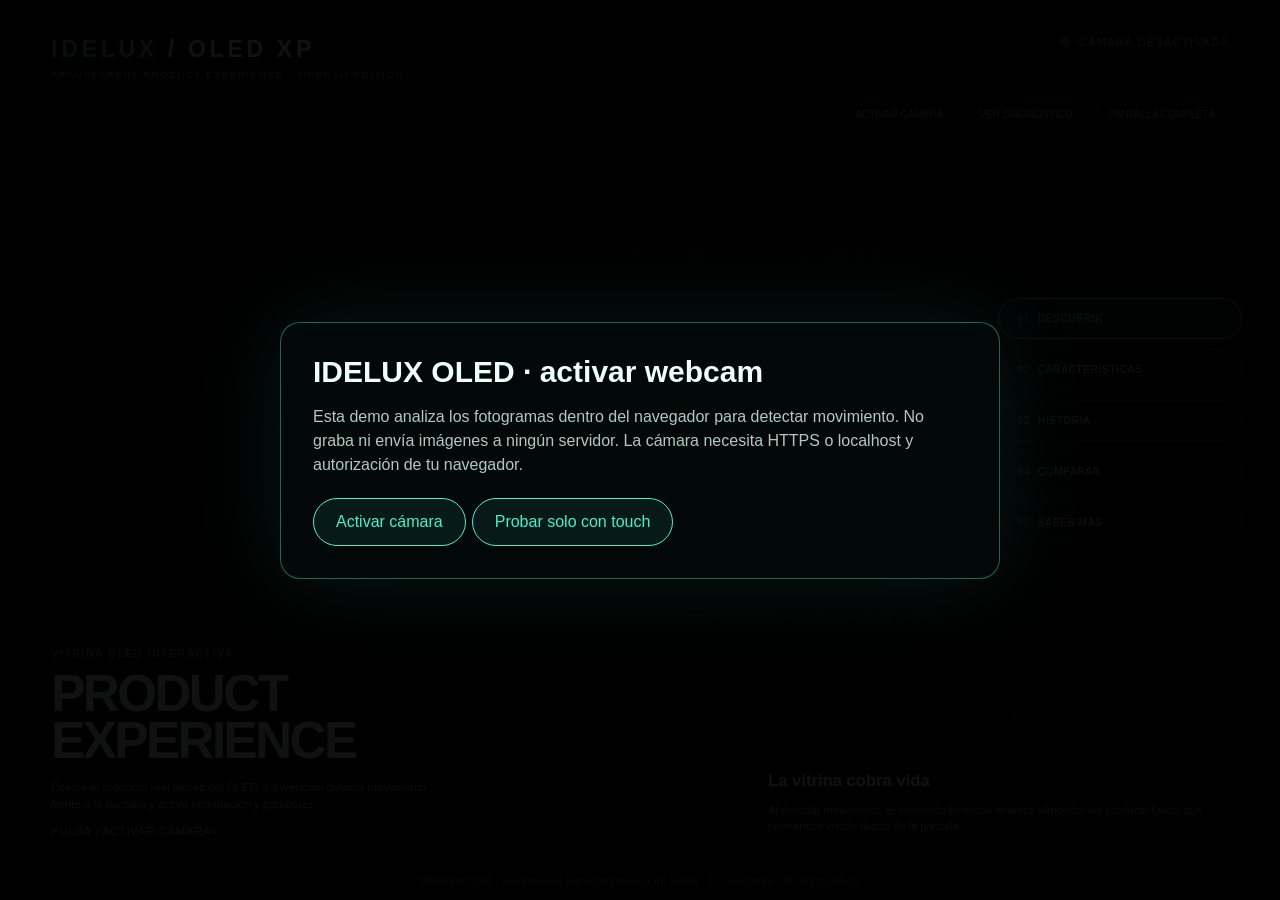
<file: index.html>
<!doctype html>
<html lang="es">
<head>
<meta charset="utf-8"><meta name="viewport" content="width=device-width,initial-scale=1,maximum-scale=1,user-scalable=no">
<meta name="theme-color" content="#000000"><title>IDELUX | OLED Camera Experience</title>
<style>
:root{--a:#48efd0;--b:#8d9fff;--muted:#99b5b2}*{box-sizing:border-box}html,body{margin:0;width:100%;height:100%;overflow:hidden;background:#000;color:#edfffa;font-family:Segoe UI,Arial,sans-serif}button{font:inherit;cursor:pointer;touch-action:manipulation}#app{position:relative;width:100vw;height:100vh;background:#000;overflow:hidden}#fx{position:absolute;inset:0;pointer-events:none}#camera,#sample{display:none}.top{position:absolute;top:4%;left:4%;right:4%;display:flex;justify-content:space-between;align-items:flex-start;z-index:5}.logo{font-size:clamp(19px,1.8vw,37px);font-weight:800;letter-spacing:.16em}.logo b{color:var(--a)}.sub{margin-top:7px;color:var(--muted);text-transform:uppercase;letter-spacing:.2em;font-size:clamp(9px,.72vw,14px)}.status{font-size:clamp(11px,.85vw,16px);text-transform:uppercase;color:var(--muted);letter-spacing:.12em;display:flex;gap:9px;align-items:center}.light{width:10px;height:10px;background:#5d5d68;border-radius:50%}.light.on{background:var(--a);box-shadow:0 0 18px var(--a)}.light.active{background:#fff;box-shadow:0 0 18px white}.center{position:absolute;left:50%;top:50%;width:min(41vw,67vh);height:min(41vw,67vh);transform:translate(-50%,-50%);border-radius:50%;border:1px solid #49efcd40;box-shadow:0 0 90px #49efcd0c,inset 0 0 65px #49efcd08;pointer-events:none;transition:opacity .6s,transform .2s}.center:before,.center:after{content:"";position:absolute;inset:10%;border:1px dashed #95a5ff3a;border-radius:50%;animation:rotate 17s linear infinite}.center:after{inset:24%;border-style:solid;border-color:#48efd02b;animation-direction:reverse;animation-duration:12s}@keyframes rotate{to{transform:rotate(360deg)}}.scan{position:absolute;left:28%;right:28%;top:12%;bottom:12%;overflow:hidden}.scan:after{content:"";position:absolute;left:0;right:0;height:2px;top:0;background:linear-gradient(90deg,transparent,var(--a),transparent);box-shadow:0 0 15px var(--a);animation:scan 4s ease-in-out infinite}@keyframes scan{0%{top:0;opacity:0}20%{opacity:1}85%{opacity:1}100%{top:100%;opacity:0}}.idle .center{opacity:.23}.hot{position:absolute;display:flex;align-items:center;gap:.6vw;opacity:.22;transition:opacity .5s;pointer-events:none}.awake .hot{opacity:1}.hot i{display:block;width:10px;height:10px;border:2px solid var(--a);border-radius:50%;box-shadow:0 0 10px var(--a)}.hot em{display:block;width:5vw;height:1px;background:linear-gradient(90deg,var(--a),transparent)}.hot span{font-size:clamp(10px,.75vw,15px);text-transform:uppercase;letter-spacing:.12em;font-style:normal;white-space:nowrap}.h1{top:28%;left:54%}.h2{top:48%;left:57%}.h3{top:68%;left:54%}.left{position:absolute;left:4%;bottom:7%;width:31%;z-index:2}.eyebrow{font-size:clamp(10px,.76vw,15px);text-transform:uppercase;letter-spacing:.19em;color:var(--a);margin-bottom:1.3vh}h1{font-size:clamp(35px,4vw,80px);letter-spacing:-.05em;line-height:.92;margin:0}.description{font-size:clamp(11px,.9vw,18px);line-height:1.5;color:var(--muted);margin-top:1.6vh}.motion{font-size:clamp(11px,.76vw,15px);color:var(--a);margin-top:1.1vh;text-transform:uppercase;letter-spacing:.08em}.nav{position:absolute;right:3%;top:44%;transform:translateY(-40%);width:19%;display:grid;gap:10px;z-index:4}.nav button{border:1px solid #48efd04d;background:#000b;border-radius:40px;color:white;text-align:left;padding:14px 18px;text-transform:uppercase;letter-spacing:.07em;font-size:clamp(10px,.78vw,16px)}.nav button.selected,.nav button:hover{border-color:var(--a);background:#48efd01c;box-shadow:0 0 23px #48efd01b}.nav button b{color:var(--a);margin-right:8px;font-weight:400}.info{position:absolute;bottom:6%;right:3%;width:37%;border-top:1px solid #48efd055;padding-top:16px;z-index:3}.info strong{font-size:clamp(16px,1.3vw,26px)}.info p{font-size:clamp(11px,.86vw,17px);color:var(--muted);line-height:1.5}.bar{position:absolute;top:11%;right:4%;display:flex;gap:8px;z-index:8}.bar button{padding:9px 13px;border:1px solid #48efd055;border-radius:24px;background:#000b;color:var(--a);font-size:clamp(10px,.67vw,13px);text-transform:uppercase}.bottom{position:absolute;bottom:1.5%;left:50%;transform:translateX(-50%);font-size:10px;color:#587670;letter-spacing:.08em;white-space:nowrap}.modal{position:absolute;inset:0;z-index:20;display:flex;align-items:center;justify-content:center;background:#000e}.modal.off{display:none}.dialog{max-width:720px;width:88%;padding:32px;border:1px solid #48efd066;border-radius:20px;background:#020807;box-shadow:0 0 90px #48efd01b}.dialog h2{font-size:30px;margin:0 0 12px}.dialog p{color:#b2c9c3;line-height:1.5}.dialog button{padding:14px 22px;border:1px solid var(--a);border-radius:25px;background:#48efd014;color:var(--a);margin:5px 6px 0 0}.diagnostic{position:absolute;top:17%;left:3%;width:min(270px,28vw);padding:9px;background:#000e;border:1px solid #48efd055;border-radius:14px;z-index:12;display:none}.diagnostic.show{display:block}.diagnostic video{width:100%;aspect-ratio:16/9;object-fit:cover;transform:scaleX(-1)}.diagnostic label{display:block;color:#b7dad2;font-size:12px;margin-top:8px}.meter{height:5px;background:#1b302c;margin-top:5px}.meter div{height:100%;width:0;background:var(--a);transition:width .15s}@media(max-width:900px){.nav{width:27%}.left{width:39%}.info{width:43%}.h1,.h2,.h3{left:53%}}
</style></head>
<body><main id="app" class="idle"><video id="camera" autoplay muted playsinline></video><canvas id="sample" width="96" height="54"></canvas><canvas id="fx"></canvas><div class="top"><div><div class="logo"><b>IDELUX</b> / OLED XP</div><div class="sub">Transparent product experience · webcam edition</div></div><div class="status"><i id="light" class="light"></i><span id="status">Cámara desactivada</span></div></div><div id="ring" class="center"><div class="scan"></div></div><div class="hot h1"><i></i><em></em><span>Diseño premium</span></div><div class="hot h2"><i></i><em></em><span>Experiencia interactiva</span></div><div class="hot h3"><i></i><em></em><span>Producto real + digital</span></div><section class="left"><div class="eyebrow">Vitrina OLED interactiva</div><h1>PRODUCT<br>EXPERIENCE</h1><p class="description">Coloca el producto real detrás del OLED. La webcam detecta movimiento frente a la pantalla y activa información y partículas.</p><div class="motion" id="activity">Pulsa «Activar cámara»</div></section><nav class="nav"><button class="selected" data-scene="discover"><b>01</b>Descubrir</button><button data-scene="features"><b>02</b>Características</button><button data-scene="story"><b>03</b>Historia</button><button data-scene="compare"><b>04</b>Comparar</button><button data-scene="contact"><b>05</b>Saber más</button></nav><section class="info"><strong id="title">La vitrina cobra vida</strong><p id="detail">Al detectar movimiento, el contenido luminoso aparece alrededor del producto físico, que permanece visible detrás de la pantalla.</p></section><div class="bar"><button id="toggle">Activar cámara</button><button id="diagnose">Ver diagnóstico</button><button id="fullscreen">Pantalla completa</button></div><div class="diagnostic" id="diagnostic"><video id="preview" autoplay muted playsinline></video><label>Actividad detectada: <span id="level">0%</span></label><div class="meter"><div id="progress"></div></div><label>Vista previa solo en modo diagnóstico.</label></div><div class="bottom">Webcam USB · sin envío ni almacenamiento de video · F: fullscreen · D: diagnóstico</div><div class="modal" id="modal"><div class="dialog"><h2>IDELUX OLED · activar webcam</h2><p>Esta demo analiza los fotogramas dentro del navegador para detectar movimiento. No graba ni envía imágenes a ningún servidor. La cámara necesita HTTPS o localhost y autorización de tu navegador.</p><button id="start">Activar cámara</button><button id="skip">Probar solo con touch</button></div></div></main>
<script>
const q=s=>document.querySelector(s),qa=s=>[...document.querySelectorAll(s)];const app=q('#app'),cam=q('#camera'),preview=q('#preview'),mini=q('#sample'),sc=mini.getContext('2d',{willReadFrequently:true});let stream=null,running=false,previous=null,smoothed=0,lastActivity=0,awake=false,animation=null,particle=[];let positionX=.5,positionY=.5;
const scenes={discover:['La vitrina cobra vida','Al detectar movimiento, la gráfica luminosa aparece alrededor del producto físico que permanece visible detrás de la pantalla.'],features:['Características del producto','Los textos y puntos luminosos pueden señalar materiales, componentes, beneficios o especificaciones del objeto real.'],story:['La historia se activa al acercarte','La actividad delante de la webcam activa efectos luminosos. Para detección de presencia sin movimiento se requiere un detector de personas adicional.'],compare:['Comparación entre productos','Con un lector RFID o NFC adicional, se puede reconocer el objeto colocado y cambiar automáticamente los contenidos. Esta función es una propuesta, aún no está conectada.'],contact:['Continúa la experiencia','Esta demo se puede ampliar con QR, ficha técnica, registro de interesados y entrega de contenido al visitante.']};
function selectScene(k){const d=scenes[k];qa('[data-scene]').forEach(b=>b.classList.toggle('selected',b.dataset.scene===k));q('#title').textContent=d[0];q('#detail').textContent=d[1];burst(innerWidth*.52,innerHeight*.5,34)}qa('[data-scene]').forEach(b=>b.onclick=()=>selectScene(b.dataset.scene));
function state(on){awake=on;app.classList.toggle('idle',!on);app.classList.toggle('awake',on);q('#light').className='light '+(running?(on?'active':'on'):'');q('#activity').textContent=on?'Movimiento detectado · experiencia activada':running?'Esperando movimiento · en reposo':'Cámara desactivada'}
async function start(){try{if(!navigator.mediaDevices?.getUserMedia)throw Error('El navegador necesita HTTPS o localhost para acceder a la cámara.');stream=await navigator.mediaDevices.getUserMedia({video:{facingMode:'user',width:{ideal:1280},height:{ideal:720}},audio:false});cam.srcObject=stream;preview.srcObject=stream;await cam.play();running=true;previous=null;smoothed=0;lastActivity=performance.now();q('#modal').classList.add('off');q('#toggle').textContent='Apagar cámara';q('#status').textContent='Cámara encendida';state(false);processFrame()}catch(e){q('#status').textContent='Error de cámara';q('#activity').textContent='Cámara no disponible';alert('No se pudo activar la webcam: '+e.message+'\n\nComprueba la conexión USB, el permiso del navegador y que la página tenga HTTPS.')}}
function stop(){running=false;if(animation)clearTimeout(animation);if(stream)stream.getTracks().forEach(t=>t.stop());stream=null;cam.srcObject=null;preview.srcObject=null;previous=null;q('#toggle').textContent='Activar cámara';q('#status').textContent='Cámara desactivada';state(false);q('#ring').style.transform='translate(-50%,-50%)'}
q('#start').onclick=start;q('#skip').onclick=()=>q('#modal').classList.add('off');q('#toggle').onclick=()=>running?stop():start();q('#diagnose').onclick=()=>q('#diagnostic').classList.toggle('show');q('#fullscreen').onclick=()=>{if(!document.fullscreenElement)document.documentElement.requestFullscreen?.().catch(()=>{});else document.exitFullscreen?.().catch(()=>{})};document.addEventListener('keydown',e=>{if(e.key.toLowerCase()==='d')q('#diagnostic').classList.toggle('show');if(e.key.toLowerCase()==='f')q('#fullscreen').click()});
function processFrame(){if(!running)return;if(cam.readyState>=2){const w=mini.width,h=mini.height;sc.save();sc.translate(w,0);sc.scale(-1,1);sc.drawImage(cam,0,0,w,h);sc.restore();const d=sc.getImageData(0,0,w,h).data,next=new Uint8Array(w*h);let moved=0,wx=0,wy=0,weight=0;for(let j=0,p=0;j<d.length;j+=4,p++){const lum=(d[j]*.299+d[j+1]*.587+d[j+2]*.114)|0;next[p]=lum;if(previous){let diff=Math.abs(lum-previous[p]);if(diff>25){moved++;wx+=(p%w)*diff;wy+=Math.floor(p/w)*diff;weight+=diff}}}previous=next;smoothed=smoothed*.66+(moved/(w*h))*.34;if(weight){positionX=positionX*.75+(wx/weight/w)*.25;positionY=positionY*.75+(wy/weight/h)*.25}const level=Math.min(100,Math.round(smoothed*900));q('#level').textContent=level+'%';q('#progress').style.width=level+'%';const now=performance.now();if(smoothed>.018){lastActivity=now;if(!awake){state(true);selectScene('story');burst(innerWidth*.5,innerHeight*.5,75)}}else if(awake&&now-lastActivity>3400){state(false);selectScene('discover')}if(awake){const x=(positionX-.5)*innerWidth*.19,y=(positionY-.5)*innerHeight*.13;q('#ring').style.transform=`translate(calc(-50% + ${x}px),calc(-50% + ${y}px))`;if(Math.random()<.3)burst(innerWidth*(.3+positionX*.35),innerHeight*(.3+positionY*.35),2)}}animation=setTimeout(processFrame,115)}
const fx=q('#fx'),cx=fx.getContext('2d');let W,H,DPR;function resize(){W=innerWidth;H=innerHeight;DPR=Math.min(devicePixelRatio||1,2);fx.width=W*DPR;fx.height=H*DPR;cx.setTransform(DPR,0,0,DPR,0,0);if(particle.length<95)for(let i=particle.length;i<95;i++)particle.push({x:Math.random()*W,y:Math.random()*H,vx:(Math.random()-.5)*.2,vy:(Math.random()-.5)*.2,r:Math.random()+.5,alpha:.08+Math.random()*.17,life:-1})}function burst(x,y,n){for(let i=0;i<n;i++){const a=Math.random()*Math.PI*2,s=.3+Math.random()*2.3;particle.push({x,y,vx:Math.cos(a)*s,vy:Math.sin(a)*s,r:Math.random()*1.4+.7,alpha:.4+Math.random()*.4,life:65})}}function draw(){cx.clearRect(0,0,W,H);for(let i=particle.length-1;i>=0;i--){let p=particle[i];p.x+=p.vx;p.y+=p.vy;if(p.life>0){p.life--;p.alpha*=.983}else if(p.life===0){particle.splice(i,1);continue}if(p.x<0)p.x=W;if(p.x>W)p.x=0;if(p.y<0)p.y=H;if(p.y>H)p.y=0;cx.fillStyle=`rgba(72,239,208,${p.alpha})`;cx.beginPath();cx.arc(p.x,p.y,p.r,0,Math.PI*2);cx.fill()}requestAnimationFrame(draw)}addEventListener('resize',resize);resize();draw();document.addEventListener('pointerdown',e=>{if(e.target.closest('button')||e.target.closest('.modal'))return;burst(e.clientX,e.clientY,38);if(!running){state(true);setTimeout(()=>state(false),3200)}});
</script></body></html>
</file>
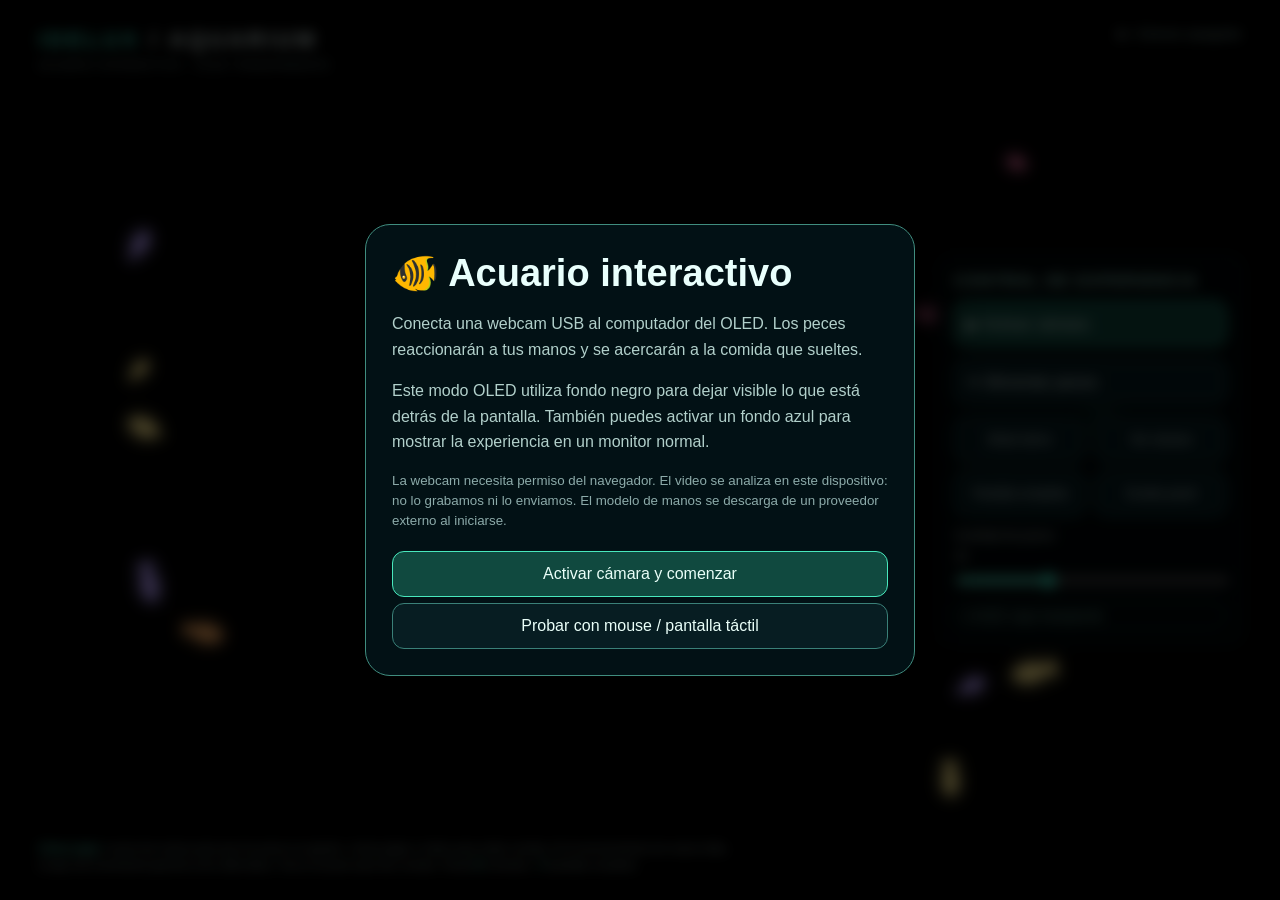
<file: acuario/index.html>
<!doctype html>
<html lang="es"><head><meta charset="utf-8"><meta name="viewport" content="width=device-width, initial-scale=1, maximum-scale=1, user-scalable=no"><meta name="theme-color" content="#000000"><title>IDELUX · Acuario interactivo</title>
<style>
:root{font-family:Inter,Segoe UI,Arial,sans-serif;color:#e9fffc;background:#000}*{box-sizing:border-box}html,body{margin:0;width:100%;height:100%;overflow:hidden;background:#000;touch-action:manipulation}button,input{font:inherit}button{cursor:pointer}#sea{position:fixed;inset:0;width:100%;height:100%;background:#000;touch-action:none}.demo #sea{background:radial-gradient(ellipse at 50% 25%,#082d37,#020e18 65%,#000 100%)}.hud{position:fixed;inset:0;pointer-events:none}.hud>*{pointer-events:auto}.top{position:absolute;left:3vw;right:3vw;top:3vh;display:flex;align-items:flex-start;justify-content:space-between;gap:12px}.brand{font-weight:800;letter-spacing:.17em;font-size:clamp(16px,1.7vw,30px)}.brand span{color:#42efce}.strap{font-size:clamp(10px,.75vw,14px);letter-spacing:.15em;color:#91b6b4;text-transform:uppercase;margin-top:7px}.status{display:flex;align-items:center;gap:9px;color:#a9ded5;font-size:12px;letter-spacing:.08em;text-align:right}.light{background:#677b78;width:9px;height:9px;border-radius:50%;flex:none}.light.good{background:#44ffbc;box-shadow:0 0 14px #44ffbc}.light.warn{background:#ffbf69}.panel{position:absolute;right:2.7vw;top:50%;transform:translateY(-50%);width:min(310px,25vw);padding:17px;background:rgba(0,8,11,.80);border:1px solid rgba(78,229,209,.27);border-radius:18px;backdrop-filter:blur(8px);display:grid;gap:12px;box-shadow:0 0 28px #0007}.panel h2{font-size:15px;margin:0;color:#a9fce5;letter-spacing:.12em;text-transform:uppercase}.action{min-height:46px;border-radius:12px;border:1px solid #3a8078;background:#071d22;color:#eafff9;padding:10px 12px;text-align:left}.action.primary{background:#10493f;border-color:#49e8bd}.action:focus-visible{outline:2px solid white}.action:active{transform:scale(.985)}.actions{display:grid;grid-template-columns:1fr 1fr;gap:8px}.actions .action{text-align:center;font-size:12px}.field{display:grid;gap:7px;color:#c2d8d4;font-size:12px}.field input{width:100%;accent-color:#3df0ca}.badge{border:1px solid #2b7169;color:#9bf3de;border-radius:20px;padding:6px 10px;font-size:11px;display:inline-flex;align-items:center;gap:6px}.foot{position:absolute;left:3vw;bottom:3vh;max-width:54vw;color:#a1bbb7;font-size:clamp(11px,.82vw,15px);line-height:1.5;text-shadow:0 2px 5px black}.foot strong{color:#66f9d9}.debug{position:absolute;left:3vw;top:15vh;width:min(270px,27vw);border-radius:15px;background:#020d11dc;border:1px solid #2b7169;padding:10px;display:none}.debug.visible{display:block}.debug video{width:100%;aspect-ratio:16/9;object-fit:cover;transform:scaleX(-1);border-radius:8px}.debug p{font-size:11px;color:#adcbc5;margin:8px 0 0}.notice{position:fixed;inset:0;display:grid;place-items:center;background:#000b;backdrop-filter:blur(7px);padding:20px}.notice.hidden{display:none}.dialog{max-width:550px;border:1px solid #408d7f;border-radius:25px;background:#021115;padding:26px;box-shadow:0 12px 70px #000}.dialog h1{font-size:clamp(25px,3vw,38px);margin:0 0 12px}.dialog p{line-height:1.6;color:#b2d0cb}.dialog small{color:#8dabaa;line-height:1.5;display:block;margin:14px 0}.dialog .action{width:100%;text-align:center;margin-top:6px}.compact .panel,.compact .foot,.compact .strap{opacity:0;pointer-events:none}.compact .top{opacity:.48}.compact .top:hover{opacity:1}@media(max-width:850px){.panel{width:min(320px,43vw);top:auto;bottom:3vh;transform:none}.foot{max-width:49vw}.top{top:2vh}.debug{top:13vh}}
</style></head><body>
<canvas id="sea" aria-label="Acuario con peces animados"></canvas><video id="camera" autoplay muted playsinline hidden></video><canvas id="sample" width="96" height="54" hidden></canvas>
<div class="hud"><header class="top"><div><div class="brand"><span>IDELUX</span> / AQUARIUM</div><div class="strap">Acuario interactivo · OLED transparente</div></div><div class="status"><span class="light" id="led"></span><span id="state">Cámara apagada</span></div></header>
<div class="debug" id="debug"><video id="preview" muted autoplay playsinline></video><p id="diagnostics">Esperando cámara…</p></div>
<aside class="panel" id="panel"><h2>Control de experiencia</h2><button class="action primary" id="cameraBtn">▶ Activar cámara</button><button class="action" id="feedBtn">✦ Alimentar peces</button><div class="actions"><button class="action" id="modeBtn">Modo demo</button><button class="action" id="debugBtn">Ver cámara</button><button class="action" id="fullBtn">Pantalla completa</button><button class="action" id="cleanBtn">Ocultar panel</button></div><label class="field">Cantidad de peces: <output id="countLabel">18</output><input id="count" type="range" min="6" max="42" value="18"></label><div class="badge" id="modeLabel">● OLED: negro transparente</div></aside>
<div class="foot"><strong>Cómo jugar:</strong> mueve las manos para que los peces se aparten. Junta pulgar e índice para soltar comida. Si el reconocimiento de manos falla, la app usa movimiento general como alternativa. Toca el acuario para dar comida. Teclas <strong>H</strong> controles · <strong>F</strong> pantalla completa.</div></div>
<div class="notice" id="notice"><div class="dialog"><h1>🐠 Acuario interactivo</h1><p>Conecta una webcam USB al computador del OLED. Los peces reaccionarán a tus manos y se acercarán a la comida que sueltes.</p><p>Este modo OLED utiliza fondo negro para dejar visible lo que está detrás de la pantalla. También puedes activar un fondo azul para mostrar la experiencia en un monitor normal.</p><small>La webcam necesita permiso del navegador. El video se analiza en este dispositivo: no lo grabamos ni lo enviamos. El modelo de manos se descarga de un proveedor externo al iniciarse.</small><button class="action primary" id="startBtn">Activar cámara y comenzar</button><button class="action" id="noCamBtn">Probar con mouse / pantalla táctil</button></div></div>
<script type="module">
const $=s=>document.querySelector(s),canvas=$('#sea'),ctx=canvas.getContext('2d'),vid=$('#camera'),sample=$('#sample'),sx=sample.getContext('2d',{willReadFrequently:true});
let W=innerWidth,H=innerHeight,dpr=1,fish=[],bubbles=[],food=[],pulses=[],hands=[],stream=null,landmarker=null,modelState='off',prev=null,videoTime=-1,lastDetect=0,lastMotion=0,tracking=false,running=true,showDemo=false,camStarting=false,lastPinch=0,frame=performance.now(),lastStatus='';
const colors=['#3ef5cf','#65c7ff','#ffad61','#ff76ac','#b8a0ff','#ffe78c'];const rnd=(a,b)=>a+Math.random()*(b-a),clamp=(v,a,b)=>Math.max(a,Math.min(b,v));
function size(){dpr=Math.min(devicePixelRatio||1,2);W=innerWidth;H=innerHeight;canvas.width=W*dpr;canvas.height=H*dpr;ctx.setTransform(dpr,0,0,dpr,0,0)}addEventListener('resize',size);size();
function newFish(){return{x:rnd(.08,.89)*W,y:rnd(.16,.89)*H,vx:rnd(-.65,.65),vy:rnd(-.45,.45),size:rnd(9,19),color:colors[Math.floor(Math.random()*colors.length)],phase:rnd(0,7),speed:rnd(.35,.8)}}
function setCount(n){while(fish.length<n)fish.push(newFish());fish.length=n;$('#countLabel').textContent=n}setCount(18);$('#count').oninput=e=>setCount(+e.target.value);
function setStatus(text,kind=''){if(text===lastStatus)return;lastStatus=text;$('#state').textContent=text;$('#led').className='light '+kind;$('#diagnostics').textContent=text+' · '+(modelState==='hands'?'Seguimiento de manos':'Detección de movimiento / mouse')}
function addFood(x,y){for(let i=0;i<9;i++)food.push({x:x+rnd(-17,17),y:y+rnd(-12,12),vy:rnd(.3,.9),life:rnd(390,560)});pulses.push({x,y,r:5,life:1})}
function pointers(x,y){hands=[{x,y}];lastMotion=performance.now();pulses.push({x,y,r:8,life:1})}
canvas.addEventListener('pointermove',e=>{if(e.pointerType==='mouse'&&e.buttons===0)return;pointers(e.clientX,e.clientY)});canvas.addEventListener('pointerdown',e=>{pointers(e.clientX,e.clientY);addFood(e.clientX,e.clientY)});
$('#feedBtn').onclick=()=>addFood(rnd(.28,.68)*W,rnd(.3,.55)*H);
$('#modeBtn').onclick=()=>{showDemo=!showDemo;document.body.classList.toggle('demo',showDemo);$('#modeBtn').textContent=showDemo?'Modo OLED':'Modo demo';$('#modeLabel').textContent=showDemo?'● Demo: fondo azul':'● OLED: negro transparente'};
$('#debugBtn').onclick=()=>$('#debug').classList.toggle('visible');$('#fullBtn').onclick=async()=>{try{if(document.fullscreenElement)await document.exitFullscreen();else await document.documentElement.requestFullscreen()}catch{}};
$('#cleanBtn').onclick=()=>{document.body.classList.add('compact');$('#cleanBtn').textContent='Controles ocultos'};
addEventListener('keydown',e=>{if(e.key.toLowerCase()==='h')document.body.classList.toggle('compact');if(e.key.toLowerCase()==='f')$('#fullBtn').click()});
async function cameraStart(){if(camStarting||stream)return;camStarting=true;$('#cameraBtn').disabled=true;setStatus('Solicitando permiso…','warn');try{if(!navigator.mediaDevices?.getUserMedia)throw Error('Se necesita una URL HTTPS y navegador con soporte de webcam.');stream=await navigator.mediaDevices.getUserMedia({audio:false,video:{facingMode:'user',width:{ideal:640},height:{ideal:480}}});vid.srcObject=stream;$('#preview').srcObject=stream;await vid.play();setStatus('Cámara activa · cargando manos…','warn');modelState='loading';startHands().then(()=>{if(stream)setStatus('Manos activas · mueve tu mano','good')}).catch(err=>{console.warn('Hand tracking unavailable:',err);modelState='motion';if(stream)setStatus('Modo alternativo: movimiento','warn')});$('#cameraBtn').textContent='■ Apagar cámara';$('#notice').classList.add('hidden')}catch(err){setStatus('Error: '+err.message,'warn');alert('No se pudo abrir la cámara: '+err.message+'\nComprueba permiso y conexión HTTPS.')}finally{camStarting=false;$('#cameraBtn').disabled=false}}
function cameraStop(){stream?.getTracks().forEach(t=>t.stop());stream=null;vid.srcObject=null;$('#preview').srcObject=null;tracking=false;hands=[];prev=null;modelState='off';$('#cameraBtn').textContent='▶ Activar cámara';setStatus('Cámara apagada')}
$('#cameraBtn').onclick=()=>stream?cameraStop():cameraStart();$('#startBtn').onclick=cameraStart;$('#noCamBtn').onclick=()=>{$('#notice').classList.add('hidden');setStatus('Demo con mouse / touch')};
async function startHands(){const mod=await import('https://cdn.jsdelivr.net/npm/@mediapipe/tasks-vision@0.10.22/+esm');const vision=await mod.FilesetResolver.forVisionTasks('https://cdn.jsdelivr.net/npm/@mediapipe/tasks-vision@0.10.22/wasm');landmarker=await mod.HandLandmarker.createFromOptions(vision,{baseOptions:{modelAssetPath:'https://storage.googleapis.com/mediapipe-models/hand_landmarker/hand_landmarker/float16/1/hand_landmarker.task',delegate:'CPU'},runningMode:'VIDEO',numHands:2,minHandDetectionConfidence:.5,minTrackingConfidence:.5});modelState='hands'}
function analyse(t){if(!stream||vid.readyState<2||t-lastDetect<70)return;lastDetect=t;
if(modelState==='hands'&&landmarker&&vid.currentTime!==videoTime){videoTime=vid.currentTime;try{const result=landmarker.detectForVideo(vid,t);const found=[];for(const marks of result.landmarks||[]){const tip=marks[8],thumb=marks[4];const x=(1-tip.x)*W,y=tip.y*H;found.push({x,y});let dist=Math.hypot(tip.x-thumb.x,tip.y-thumb.y);if(dist<.055&&t-lastPinch>950){addFood(x,y);lastPinch=t}}hands=found;tracking=found.length>0;if(found.length)lastMotion=t;setStatus(found.length?`Detectadas ${found.length} mano(s)`:'Cámara lista · muestra la mano','good');return}catch(err){console.warn(err);modelState='motion';setStatus('Alternativa: movimiento','warn')}}
if(modelState==='motion'||modelState==='loading'){sx.save();sx.translate(96,0);sx.scale(-1,1);sx.drawImage(vid,0,0,96,54);sx.restore();const img=sx.getImageData(0,0,96,54).data,cur=new Uint8Array(96*54);let n=0,xx=0,yy=0;for(let i=0;i<cur.length;i++){let j=i*4,v=(img[j]*.3+img[j+1]*.59+img[j+2]*.11)|0;cur[i]=v;if(prev&&Math.abs(v-prev[i])>33){n++;xx+=i%96;yy+=Math.floor(i/96)}}prev=cur;if(n>110){hands=[{x:(xx/n)/96*W,y:(yy/n)/54*H}];tracking=true;lastMotion=t;setStatus(modelState==='loading'?'Movimiento detectado · cargando manos…':'Movimiento detectado (no distingue manos)','warn')}else if(t-lastMotion>1000){hands=[];tracking=false}}}
function drawFish(f,t){ctx.save();ctx.translate(f.x,f.y);ctx.rotate(Math.atan2(f.vy,f.vx));if(Math.abs(f.vx)+Math.abs(f.vy)<.05)ctx.rotate(Math.sin(t*.001+f.phase)*.2);ctx.fillStyle=f.color;ctx.shadowColor=f.color;ctx.shadowBlur=showDemo?10:15;const s=f.size;ctx.beginPath();ctx.moveTo(-s*.7,0);ctx.lineTo(-s*1.55,s*.65*Math.sin(t*.009+f.phase));ctx.lineTo(-s*1.55,-s*.65*Math.sin(t*.009+f.phase));ctx.closePath();ctx.fill();ctx.beginPath();ctx.ellipse(0,0,s,s*.55,0,0,Math.PI*2);ctx.fill();ctx.shadowBlur=0;ctx.fillStyle='#03151a';ctx.beginPath();ctx.arc(s*.5,-s*.12,Math.max(1.3,s*.095),0,Math.PI*2);ctx.fill();ctx.restore()}
function render(t){if(!running)return;let dt=clamp((t-frame)/16.67,.45,2.4);frame=t;analyse(t);ctx.clearRect(0,0,W,H);if(showDemo){const gr=ctx.createLinearGradient(0,0,0,H);gr.addColorStop(0,'#063344');gr.addColorStop(1,'#010b18');ctx.fillStyle=gr;ctx.fillRect(0,0,W,H)}
for(let i=0;i<food.length;i++){const a=food[i];a.y+=a.vy*dt;a.life-=dt;ctx.fillStyle='#ffe6a2';ctx.shadowColor='#ffd56a';ctx.shadowBlur=12;ctx.beginPath();ctx.arc(a.x,a.y,3,0,7);ctx.fill();ctx.shadowBlur=0;if(a.life<0||a.y>H+10){food.splice(i--,1)}}
for(const f of fish){let ax=Math.sin(t*.0006+f.phase)*.018,ay=Math.cos(t*.0007+f.phase*2)*.018;for(const p of hands){let dx=f.x-p.x,dy=f.y-p.y,d=Math.hypot(dx,dy)||1,range=Math.min(W,H)*.31;if(d<range){let force=(1-d/range)*.52;ax+=dx/d*force;ay+=dy/d*force}}let target=null,best=Infinity;for(const a of food){let d=Math.hypot(a.x-f.x,a.y-f.y);if(d<best){best=d;target=a}}if(target&&best<Math.min(W,H)*.52){ax+=(target.x-f.x)/Math.max(best,1)*.18;ay+=(target.y-f.y)/Math.max(best,1)*.18;if(best<f.size+5)food.splice(food.indexOf(target),1)}for(const other of fish){if(other===f)continue;let dx=f.x-other.x,dy=f.y-other.y,d=Math.hypot(dx,dy);if(d>0&&d<f.size*3){ax+=dx/d*.045;ay+=dy/d*.045}}f.vx=clamp((f.vx+ax*dt)*.992,-2.8,2.8);f.vy=clamp((f.vy+ay*dt)*.992,-2.4,2.4);f.x+=f.vx*dt*1.1;f.y+=f.vy*dt*1.1;const minx=25,maxx=W-25,miny=H*.13,maxy=H*.91;if(f.x<minx){f.x=minx;f.vx=Math.abs(f.vx)+.35}if(f.x>maxx){f.x=maxx;f.vx=-Math.abs(f.vx)-.35}if(f.y<miny){f.y=miny;f.vy=Math.abs(f.vy)+.28}if(f.y>maxy){f.y=maxy;f.vy=-Math.abs(f.vy)-.28}drawFish(f,t)}
for(let i=pulses.length-1;i>=0;i--){let p=pulses[i];p.r+=4*dt;p.life-=.025*dt;ctx.strokeStyle=`rgba(65,244,210,${Math.max(0,p.life)*.5})`;ctx.lineWidth=1.5;ctx.beginPath();ctx.arc(p.x,p.y,p.r,0,7);ctx.stroke();if(p.life<=0)pulses.splice(i,1)}for(const p of hands){ctx.strokeStyle='#3ef5cf77';ctx.lineWidth=2;ctx.beginPath();ctx.arc(p.x,p.y,Math.min(W,H)*.035+Math.sin(t*.006)*6,0,7);ctx.stroke()}requestAnimationFrame(render)}requestAnimationFrame(render);
addEventListener('pagehide',cameraStop);
</script></body></html>
</file>
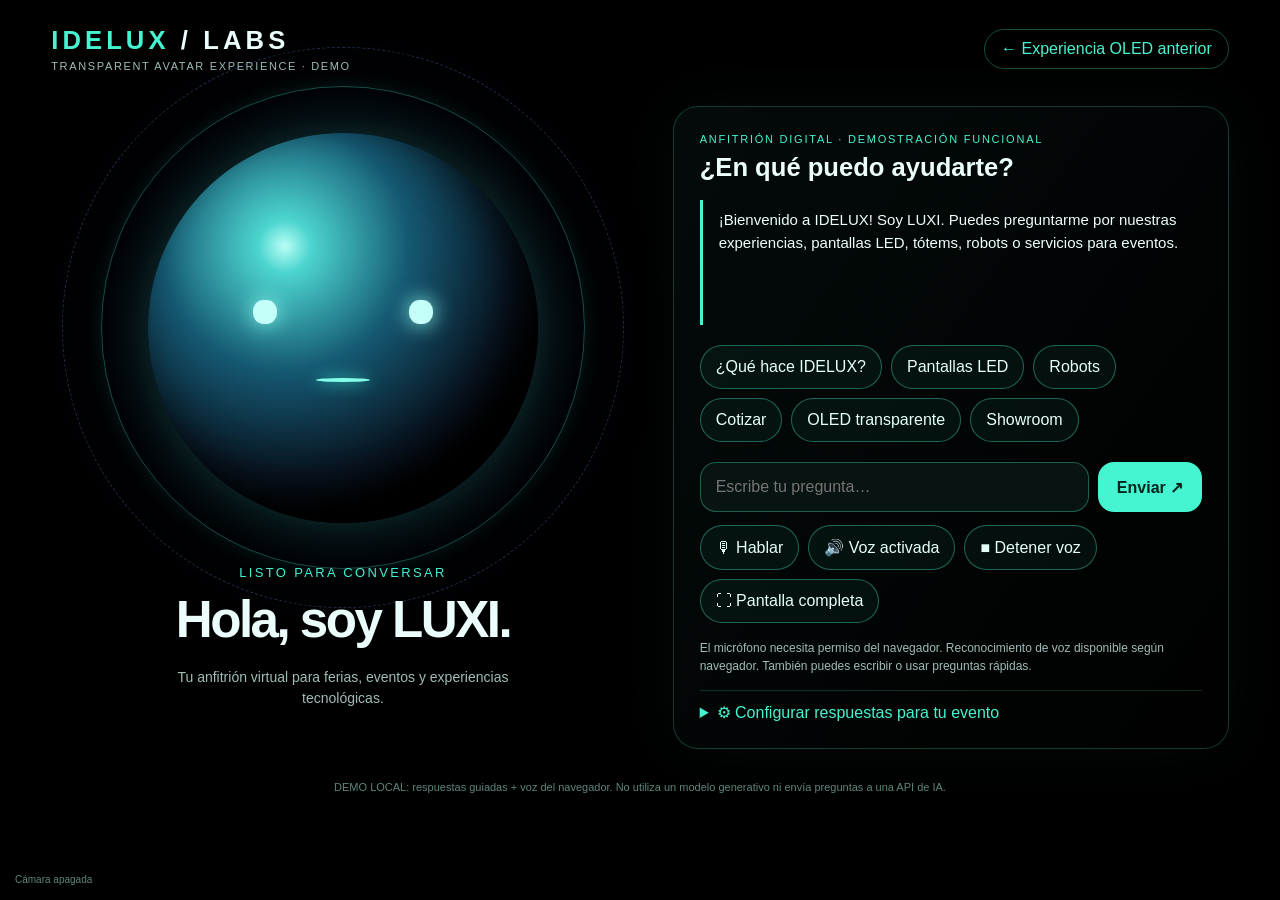
<file: avatar.html>
<!doctype html>
<html lang="es"><head><meta charset="utf-8"><meta name="viewport" content="width=device-width, initial-scale=1"><meta name="theme-color" content="#000000"><title>IDELUX · LUXI Anfitrión Digital</title><style>
:root{--a:#45f4d1;--b:#7d91ff;--muted:#9fbcb8}*{box-sizing:border-box}html,body{height:100%;margin:0;background:#000;color:#ecfffc;font-family:Segoe UI,Arial,sans-serif}button,input,textarea{font:inherit}button{cursor:pointer}main{min-height:100%;position:relative;overflow:hidden;background:#000;padding:26px clamp(20px,4vw,72px) 38px}.top{display:flex;justify-content:space-between;align-items:center;gap:15px}.logo{font-size:clamp(22px,2vw,38px);font-weight:850;letter-spacing:.16em}.logo span{color:var(--a)}.small{color:var(--muted);letter-spacing:.15em;text-transform:uppercase;font-size:11px;margin-top:5px}.top a{color:var(--a);text-decoration:none;border:1px solid #45f4d150;padding:10px 16px;border-radius:30px}.layout{display:grid;grid-template-columns:minmax(270px,1.05fr) minmax(320px,1fr);gap:clamp(20px,3vw,70px);align-items:center;max-width:1650px;margin:2vh auto 0;min-height:75vh}.visual{text-align:center;position:relative;min-height:460px;display:flex;align-items:center;justify-content:center;flex-direction:column}.orb{position:relative;width:min(37vw,390px);height:min(37vw,390px);min-width:250px;min-height:250px;border-radius:50%;background:radial-gradient(circle at 35% 29%,#b9fff7 0%,#4cd5cf 7%,#155973 33%,#08131f 61%,#000 72%);box-shadow:0 0 55px #40ffe136,0 0 160px #4866e31c,inset -18px -18px 44px #000a;transition:transform .2s,filter .2s;animation:float 5s ease-in-out infinite}.orb:after{content:"";position:absolute;inset:-12%;border:1px solid #48efd04f;border-radius:50%;box-shadow:0 0 20px #48efd01a}.orb:before{content:"";position:absolute;inset:-22%;border:1px dashed #809bff43;border-radius:50%;animation:spin 22s linear infinite}.eyes{position:absolute;top:43%;left:27%;width:46%;display:flex;justify-content:space-between}.eye{width:13%;height:24px;background:#c4fffa;border-radius:45%;box-shadow:0 0 21px #8ffff0;animation:blink 6s infinite}.mouth{position:absolute;top:63%;left:43%;width:14%;height:4px;background:#83ffe9;border-radius:50%;box-shadow:0 0 15px #44ffdf;transition:height .15s}.speaking .mouth{animation:talk .23s infinite alternate}.speaking .orb{filter:brightness(1.3);box-shadow:0 0 100px #40ffe16b,0 0 210px #4866e340}.listening .orb{filter:hue-rotate(48deg) brightness(1.2)}.thinking .orb{animation:float .6s ease-in-out infinite}.state{margin-top:42px;color:var(--a);letter-spacing:.18em;text-transform:uppercase;font-size:13px}.visual h1{font-size:clamp(38px,4vw,72px);margin:10px 0 4px;letter-spacing:-.05em}.visual p{color:var(--muted);font-size:14px;max-width:390px;line-height:1.5}.side{border:1px solid #45f4d139;border-radius:25px;padding:clamp(18px,2vw,33px);background:linear-gradient(125deg,#07151480,#000d);box-shadow:0 0 60px #45f4d10a}.heading{color:var(--a);text-transform:uppercase;letter-spacing:.16em;font-size:11px}.side h2{font-size:clamp(24px,2vw,39px);margin:8px 0 18px}.reply{min-height:125px;max-height:220px;overflow:auto;border-left:3px solid var(--a);padding:8px 0 8px 16px;line-height:1.55;font-size:clamp(15px,1.1vw,20px);white-space:pre-wrap}.chips{display:flex;flex-wrap:wrap;gap:9px;margin:20px 0}.chip,.btn{border:1px solid #45f4d160;border-radius:28px;padding:12px 15px;background:#45f4d10d;color:#e5fffa}.chip:hover,.btn:hover{border-color:var(--a);background:#45f4d126}.form{display:flex;gap:9px}.form input{flex:1;min-width:0;background:#081411;border:1px solid #45f4d157;border-radius:16px;padding:15px;color:white}.form button,.primary{background:var(--a);color:#00231b;border:0;border-radius:16px;padding:13px 19px;font-weight:750}.actions{display:flex;gap:9px;margin-top:13px;flex-wrap:wrap}.hint{font-size:12px;line-height:1.5;color:var(--muted);margin-top:16px}.settings{margin-top:15px;border-top:1px solid #45f4d12e;padding-top:12px}.settings summary{cursor:pointer;color:var(--a)}.settings textarea{display:block;width:100%;height:100px;background:#071310;color:white;border:1px solid #45f4d15b;border-radius:12px;padding:10px;margin:10px 0}.settings .row{display:flex;gap:8px;flex-wrap:wrap;align-items:center}.settings label{color:var(--muted);font-size:12px}.settings input[type=checkbox]{accent-color:var(--a)}.foot{text-align:center;color:#5d857c;font-size:11px;margin:16px auto 0}.camera{position:absolute;bottom:15px;left:15px;font-size:10px;color:#5d857c}.camera video{display:none}@keyframes float{50%{transform:translateY(-12px)}}@keyframes spin{to{transform:rotate(360deg)}}@keyframes blink{0%,93%,97%,100%{height:24px}95%{height:3px}}@keyframes talk{to{height:22px}}@media(max-width:850px){main{padding:18px}.layout{grid-template-columns:1fr;gap:12px;margin-top:2vh}.visual{min-height:350px}.orb{width:230px;height:230px;min-width:230px;min-height:230px}.visual h1{font-size:38px}.visual p{margin:5px}.state{margin-top:26px}.side{margin-bottom:15px}.top a{font-size:12px}}
</style></head><body><main><div class="top"><div><div class="logo"><span>IDELUX</span> / LABS</div><div class="small">Transparent avatar experience · demo</div></div><a href="./index.html">← Experiencia OLED anterior</a></div><div class="layout"><section class="visual"><div class="orb" id="orb"><div class="eyes"><i class="eye"></i><i class="eye"></i></div><div class="mouth"></div></div><div class="state" id="state" aria-live="polite">Listo para conversar</div><h1>Hola, soy LUXI.</h1><p>Tu anfitrión virtual para ferias, eventos y experiencias tecnológicas.</p></section><section class="side"><div class="heading">Anfitrión digital · demostración funcional</div><h2>¿En qué puedo ayudarte?</h2><div class="reply" id="reply" aria-live="polite">¡Bienvenido a IDELUX! Soy LUXI. Puedes preguntarme por nuestras experiencias, pantallas LED, tótems, robots o servicios para eventos.</div><div class="chips"><button class="chip" data-q="¿Qué hace IDELUX?">¿Qué hace IDELUX?</button><button class="chip" data-q="¿Qué pantallas LED tienen?">Pantallas LED</button><button class="chip" data-q="¿Tienen robots fotográficos?">Robots</button><button class="chip" data-q="¿Cómo puedo cotizar?">Cotizar</button><button class="chip" data-q="¿Qué es un OLED transparente?">OLED transparente</button><button class="chip" data-q="¿Dónde está el showroom?">Showroom</button></div><form class="form" id="form"><input id="question" aria-label="Escribe tu pregunta" placeholder="Escribe tu pregunta…" maxlength="350" autocomplete="off"><button type="submit">Enviar ↗</button></form><div class="actions"><button class="btn" id="mic">🎙 Hablar</button><button class="btn" id="voice">🔊 Voz activada</button><button class="btn" id="stop">■ Detener voz</button><button class="btn" id="full">⛶ Pantalla completa</button></div><div class="hint" id="notice">El micrófono necesita permiso del navegador. Reconocimiento de voz disponible según navegador. También puedes escribir o usar preguntas rápidas.</div><details class="settings"><summary>⚙ Configurar respuestas para tu evento</summary><p class="hint">Agrega una respuesta por línea usando <b>palabras clave | respuesta</b>. Se guardan solo en este navegador. No introduzcas datos confidenciales.</p><textarea id="custom" placeholder="estacionamiento, parking | El estacionamiento se encuentra...&#10;horario, agenda | El evento comienza..."></textarea><div class="row"><button class="btn" id="save" type="button">Guardar respuestas</button><button class="btn" id="clear" type="button">Restaurar</button><label><input type="checkbox" id="camEnabled"> Activar cámara para reacción visual (opcional)</label></div></details></section></div><div class="foot">DEMO LOCAL: respuestas guiadas + voz del navegador. No utiliza un modelo generativo ni envía preguntas a una API de IA.</div><div class="camera"><video id="cam" autoplay muted playsinline></video><span id="camStatus">Cámara apagada</span></div></main><script>
'use strict';const $=s=>document.querySelector(s);const orb=$('#orb'),state=$('#state'),reply=$('#reply'),notice=$('#notice'),mic=$('#mic'),voice=$('#voice'),cam=$('#cam');let voiceOn=true,rec=null,stream=null,speaking=false,lastMotion=0,prev=null,cameraTask=null;const original=[{k:['hola','buenas','saludos'],a:'¡Hola! Soy LUXI, el anfitrión digital de IDELUX. ¿Buscas tecnología para un evento o quieres conocer algún equipo?'},{k:['que hace idelux','que es idelux','servicios','empresa'],a:'IDELUX ofrece venta y arriendo de tecnología para eventos, como pantallas LED, tótems interactivos, robots fotográficos y experiencias digitales.'},{k:['pantalla led','pantallas led','pendon','pantalla flexible','tunel led'],a:'Tenemos soluciones de pantallas LED para stands, muros, tótems, túneles inmersivos y formatos creativos. Para recomendar una configuración necesitamos saber el lugar, las medidas y las fechas del evento.'},{k:['robot','fotograf','photobooth','cabina'],a:'Disponemos de experiencias fotográficas y robots tipo Robobooth para activaciones. Podemos adaptar la gráfica y experiencia a la marca del evento.'},{k:['oled','transparente','hologram'],a:'El OLED transparente permite superponer animaciones e información sobre un producto físico colocado detrás de la pantalla. Esta demo muestra cómo puede integrarse un anfitrión digital.'},{k:['cotizar','cotizacion','precio','presupuesto','valor','cuanto cuesta'],a:'¡Claro! Para preparar una cotización necesitamos el equipo o experiencia, fecha, ubicación y duración del evento. Puedes solicitarla a través de idelux.cl.'},{k:['showroom','direccion','ubicacion','donde estan','visitar'],a:'Nuestro showroom se encuentra en Las Tranqueras 460, Las Condes, Santiago. Te sugiero coordinar una visita previamente con el equipo.'},{k:['contacto','telefono','correo','pagina web','sitio web'],a:'Puedes contactar al equipo comercial mediante el sitio idelux.cl para consultar disponibilidad y cotizaciones.'},{k:['gracias','chao','adios'],a:'¡Gracias por visitarnos! Disfruta la experiencia IDELUX.'}];function norm(s){return s.toLowerCase().normalize('NFD').replace(/[\u0300-\u036f]/g,'').replace(/[^a-z0-9 ]/g,' ').replace(/\s+/g,' ').trim()}function customRules(){return ($('#custom').value||'').split('\n').map(l=>{let i=l.indexOf('|');if(i<0)return null;let keys=l.slice(0,i).split(',').map(norm).filter(Boolean),a=l.slice(i+1).trim();return keys.length&&a?{k:keys,a}:null}).filter(Boolean)}function answer(q){let n=norm(q),rules=[...customRules(),...original],best=null,score=0;for(let r of rules){for(let key of r.k){let k=norm(key);if(n.includes(k)&&k.length>score){score=k.length;best=r.a}}}return best||'Todavía no tengo una respuesta verificada para esa consulta. Puedes preguntar por nuestros equipos, showroom o cotizaciones, o consultar al equipo en idelux.cl. El operador puede agregar una respuesta específica en Configurar respuestas.'}function mode(m){orb.parentElement.classList.remove('speaking','listening','thinking');if(m)orb.parentElement.classList.add(m);state.textContent=m==='speaking'?'LUXI está hablando':m==='listening'?'Te estoy escuchando':m==='thinking'?'Preparando respuesta':'Listo para conversar'}function stopSpeech(){if('speechSynthesis' in window)window.speechSynthesis.cancel();speaking=false;mode('')}function say(t){stopSpeech();if(!voiceOn||!('speechSynthesis'in window))return;let u=new SpeechSynthesisUtterance(t);u.lang='es-CL';u.rate=.94;u.pitch=1.08;let vs=window.speechSynthesis.getVoices(),v=vs.find(v=>v.lang.toLowerCase()==='es-cl')||vs.find(v=>v.lang.toLowerCase().startsWith('es'));if(v)u.voice=v;u.onstart=()=>{speaking=true;mode('speaking')};u.onend=u.onerror=()=>{speaking=false;mode('')};window.speechSynthesis.speak(u)}function ask(q){q=q.trim();if(!q)return;$('#question').value='';mode('thinking');let a=answer(q);reply.textContent='Tú: '+q+'\n\nLUXI: '+a;setTimeout(()=>say(a),220)}$('#form').addEventListener('submit',e=>{e.preventDefault();ask($('#question').value)});document.querySelectorAll('.chip').forEach(b=>b.addEventListener('click',()=>ask(b.dataset.q)));$('#voice').onclick=()=>{voiceOn=!voiceOn;voice.textContent=voiceOn?'🔊 Voz activada':'🔇 Voz desactivada';if(!voiceOn)stopSpeech()};$('#stop').onclick=stopSpeech;$('#full').onclick=()=>{if(!document.fullscreenElement)document.documentElement.requestFullscreen?.().catch(()=>{});else document.exitFullscreen?.()};let SR=window.SpeechRecognition||window.webkitSpeechRecognition;if(!SR){mic.disabled=true;mic.textContent='🎙 Micrófono no compatible';notice.textContent='Este navegador no dispone de reconocimiento de voz. Usa Chrome compatible o escribe tus preguntas.'}else{rec=new SR();rec.lang='es-CL';rec.interimResults=false;rec.continuous=false;rec.onresult=e=>ask(e.results[0][0].transcript);rec.onerror=e=>{mode('');notice.textContent='No se pudo reconocer la voz ('+e.error+'). Revisa el permiso de micrófono o escribe la pregunta.'};rec.onend=()=>mode('');mic.onclick=()=>{stopSpeech();try{rec.start();mode('listening')}catch{rec.stop();mode('')}}}try{$('#custom').value=localStorage.getItem('idelux-luxi-rules')||''}catch{}$('#save').onclick=()=>{try{localStorage.setItem('idelux-luxi-rules',$('#custom').value);notice.textContent='Respuestas guardadas en este navegador.'}catch{notice.textContent='No se pudo guardar; las respuestas funcionarán mientras la página siga abierta.'}};$('#clear').onclick=()=>{$('#custom').value='';try{localStorage.removeItem('idelux-luxi-rules')}catch{}notice.textContent='Respuestas personalizadas restauradas.'};async function startCamera(){try{stream=await navigator.mediaDevices.getUserMedia({video:{facingMode:'user',width:{ideal:320},height:{ideal:240}},audio:false});cam.srcObject=stream;await cam.play();$('#camStatus').textContent='Cámara activa · análisis local';let cv=document.createElement('canvas');cv.width=48;cv.height=36;let cx=cv.getContext('2d',{willReadFrequently:true});let loop=()=>{if(!stream)return;cx.drawImage(cam,0,0,48,36);let data=cx.getImageData(0,0,48,36).data,next=[],changed=0;for(let i=0;i<data.length;i+=4){let g=(data[i]+data[i+1]+data[i+2])/3;next.push(g);if(prev&&Math.abs(g-prev[i/4])>28)changed++}prev=next;if(changed/1728>.035&&Date.now()-lastMotion>1200){lastMotion=Date.now();orb.style.transform='scale(1.055)';setTimeout(()=>orb.style.transform='',350)}cameraTask=setTimeout(loop,135)};loop()}catch(e){$('#camEnabled').checked=false;$('#camStatus').textContent='Cámara no disponible';notice.textContent='No se pudo acceder a la cámara: '+e.message}}function stopCamera(){if(cameraTask)clearTimeout(cameraTask);cameraTask=null;if(stream)stream.getTracks().forEach(t=>t.stop());stream=null;prev=null;cam.srcObject=null;$('#camStatus').textContent='Cámara apagada'}$('#camEnabled').onchange=e=>e.target.checked?startCamera():stopCamera();window.addEventListener('pagehide',()=>{stopCamera();stopSpeech();if(rec)rec.abort()});
</script></body></html>
</file>
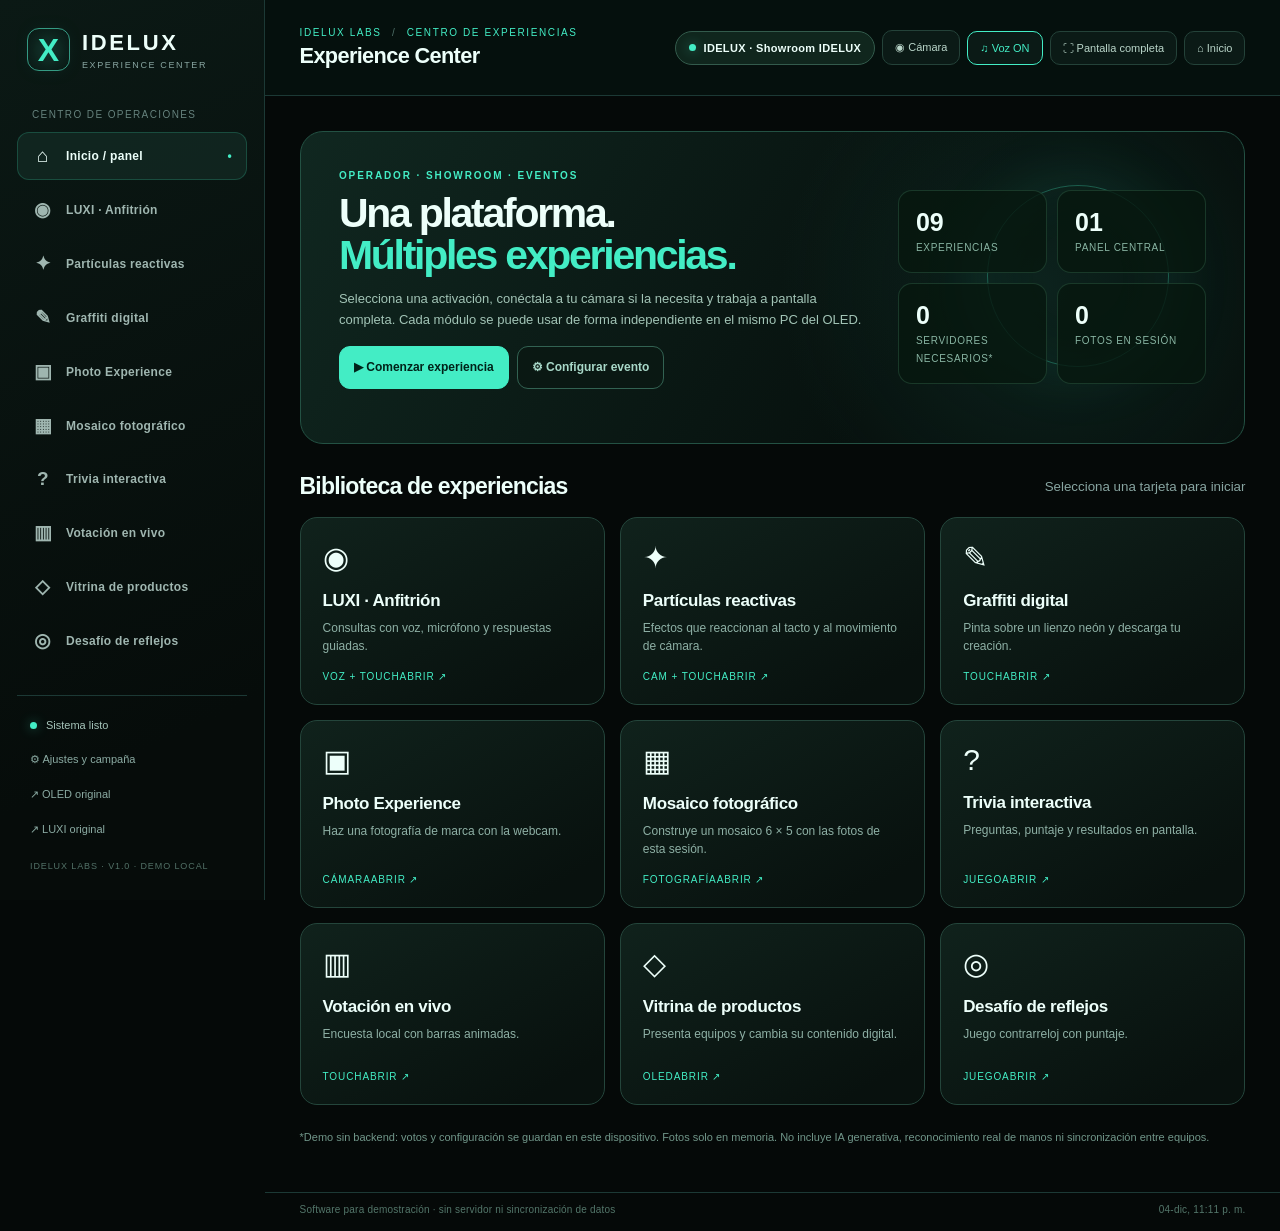
<file: experience-center.html>
<!doctype html>
<html lang="es"><head><meta charset="utf-8"><meta name="viewport" content="width=device-width,initial-scale=1,maximum-scale=1,user-scalable=no"><meta name="theme-color" content="#050908"><meta name="description" content="IDELUX Experience Center: consola de experiencias interactivas para eventos."><title>IDELUX · Experience Center</title><link rel="stylesheet" href="experience-center.css"></head><body>
<div id="app">
<aside class="sidebar" id="sidebar"><a class="identity" href="experience-center.html" aria-label="Inicio IDELUX Experience Center"><span class="mark">X</span><span><strong>IDELUX</strong><small>EXPERIENCE CENTER</small></span></a><div class="side-caption">CENTRO DE OPERACIONES</div><nav id="nav" aria-label="Experiencias"></nav><div class="side-bottom"><div class="device"><span class="live-dot"></span><span id="deviceStatus">Sistema listo</span></div><button class="side-link" id="settingsBtn">⚙ Ajustes y campaña</button><a class="side-link" href="./index.html">↗ OLED original</a><a class="side-link" href="./avatar.html">↗ LUXI original</a><small class="version">IDELUX LABS · V1.0 · DEMO LOCAL</small></div></aside>
<div class="work"><header class="topbar"><div><div class="breadcrumb">IDELUX LABS <span>/</span> <span id="crumb">CENTRO DE EXPERIENCIAS</span></div><div class="top-title" id="topTitle">Experience Center</div></div><div class="top-actions"><div class="campaign-badge"><span class="tiny-dot"></span><span id="campaignLabel">IDELUX · DEMO</span></div><button class="top-button" id="cameraBtn" title="La cámara se activa solo con tu permiso">◉ Cámara</button><button class="top-button" id="soundBtn">♫ Voz ON</button><button class="top-button" id="fullscreenBtn">⛶ Pantalla completa</button><button class="top-button" id="homeBtn" title="Volver al centro">⌂ Inicio</button></div></header>
<section class="workspace" id="workspace" aria-live="polite"></section><footer class="footer"><span id="footLeft">Software para demostración · sin servidor ni sincronización de datos</span><span id="clock"></span></footer></div>
<div id="toast" class="toast" role="status" aria-live="polite"></div>
<div class="modal hidden" id="modal" role="dialog" aria-modal="true" aria-labelledby="modalTitle"><div class="modal-box"><div class="modal-head"><div><div class="eyebrow">PANEL DEL OPERADOR</div><h2 id="modalTitle">Ajustes de campaña</h2></div><button class="icon-button" id="closeModal" aria-label="Cerrar ajustes">✕</button></div><div class="config-grid"><label>Nombre del evento<input id="settingEvent" maxlength="60" placeholder="Mi evento"></label><label>Marca / cliente<input id="settingBrand" maxlength="45" placeholder="IDELUX"></label><label>Color principal<input id="settingColor" type="color" value="#43edc5"></label><label>URL informativa (opcional)<input id="settingUrl" type="url" placeholder="https://idelux.cl"></label><label class="wide">Mensaje del anfitrión<textarea id="settingGreeting" rows="2" maxlength="360"></textarea></label><label class="wide">Pregunta de encuesta<input id="settingPoll" maxlength="140"></label><label>Opción A<input id="settingOpt0" maxlength="45"></label><label>Opción B<input id="settingOpt1" maxlength="45"></label><label>Opción C<input id="settingOpt2" maxlength="45"></label><label>Opción D<input id="settingOpt3" maxlength="45"></label><label class="wide checkbox-line"><input type="checkbox" id="settingAutoHome"> Regresar al inicio después de 2 minutos sin interacción (modo exhibición)</label></div><p class="microcopy">La configuración y los votos se guardan únicamente en este navegador. Fotos y dibujos permanecen en memoria y se borran al recargar, salvo que los descargues. No uses datos confidenciales.</p><div class="modal-actions"><button class="btn secondary" id="exportBtn">↓ Exportar configuración y resultados</button><label class="btn secondary upload">↑ Importar configuración<input type="file" id="importFile" accept="application/json,.json" hidden></label><button class="btn primary" id="saveSettings">Guardar campaña</button></div></div></div>
<video id="cameraFeed" autoplay muted playsinline hidden></video><canvas id="cameraProbe" width="80" height="45" hidden></canvas><script src="experience-center.js" defer></script></div></body></html>
</file>
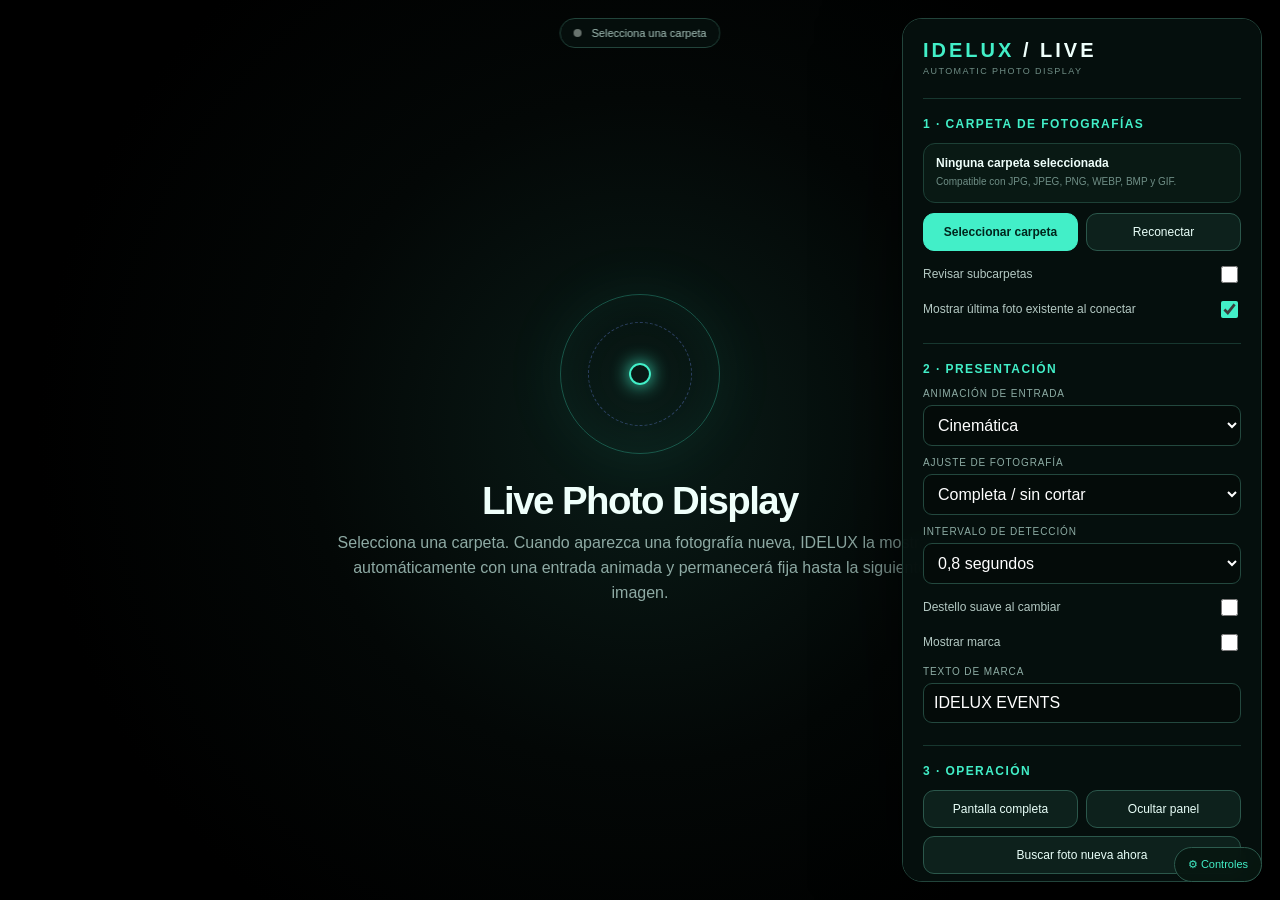
<file: live-photo.html>
<!doctype html>
<html lang="es">
<head>
<meta charset="utf-8">
<meta name="viewport" content="width=device-width,initial-scale=1,maximum-scale=1,user-scalable=no">
<meta name="theme-color" content="#000000">
<title>IDELUX · Live Photo Display</title>
<style>
:root{--a:#42efc8;--bg:#000;--panel:#07110f;--line:#22443b;--txt:#effffb;--muted:#8eaaa4}
*{box-sizing:border-box}html,body{margin:0;width:100%;height:100%;overflow:hidden;background:#000;color:var(--txt);font-family:Inter,Segoe UI,Arial,sans-serif}
button,select,input{font:inherit}button{cursor:pointer}
#app{position:relative;width:100vw;height:100vh;background:#000;overflow:hidden}
.stage{position:absolute;inset:0;background:#000;display:grid;place-items:center;overflow:hidden}
.photoWrap{position:absolute;inset:0;display:grid;place-items:center;overflow:hidden}
.photo{width:100%;height:100%;object-fit:contain;display:block;opacity:0;transform:scale(.98)}
.photo.ready{opacity:1;transform:none}
.photo.fit-cover{object-fit:cover}
.photo.anim-fade{animation:fadeIn .9s cubic-bezier(.2,.8,.2,1) forwards}
.photo.anim-zoom{animation:zoomIn 1.25s cubic-bezier(.16,.8,.2,1) forwards}
.photo.anim-slide{animation:slideIn 1.05s cubic-bezier(.16,.8,.2,1) forwards}
.photo.anim-rise{animation:riseIn 1.15s cubic-bezier(.16,.8,.2,1) forwards}
.photo.anim-cinematic{animation:cinematic 1.45s cubic-bezier(.16,.8,.2,1) forwards}
@keyframes fadeIn{from{opacity:0}to{opacity:1}}
@keyframes zoomIn{0%{opacity:0;transform:scale(1.12)}100%{opacity:1;transform:scale(1)}}
@keyframes slideIn{0%{opacity:0;transform:translateX(8vw) scale(1.035)}100%{opacity:1;transform:none}}
@keyframes riseIn{0%{opacity:0;transform:translateY(8vh) scale(1.03)}100%{opacity:1;transform:none}}
@keyframes cinematic{0%{opacity:0;transform:scale(.86) rotate(-1.2deg);filter:blur(12px) brightness(.65)}55%{opacity:1;filter:blur(0) brightness(1.08)}100%{opacity:1;transform:scale(1) rotate(0);filter:none}}
.ambient{position:absolute;inset:0;pointer-events:none;background:radial-gradient(circle at 50% 45%,transparent 0 42%,rgba(0,0,0,.15) 78%,rgba(0,0,0,.48));z-index:3}
.brand{position:absolute;left:3vw;bottom:3vh;z-index:6;padding:10px 14px;border-left:3px solid var(--a);background:#0007;backdrop-filter:blur(6px);display:none}
.brand.show{display:block}.brand b{font-size:clamp(15px,1.2vw,24px);letter-spacing:.14em}.brand small{display:block;color:#b6d9d1;margin-top:3px;font-size:10px;letter-spacing:.12em;text-transform:uppercase}
.empty{position:absolute;inset:0;z-index:2;display:grid;place-items:center;text-align:center;padding:40px;background:radial-gradient(circle at 50% 48%,#0a1c18 0%,#030706 42%,#000 76%)}
.empty.hidden{display:none}.empty .orb{width:160px;height:160px;border:1px solid #42efc84b;border-radius:50%;margin:auto;box-shadow:0 0 70px #42efc811,inset 0 0 50px #42efc80e;position:relative}
.empty .orb:before{content:"";position:absolute;inset:17%;border:1px dashed #7690ff55;border-radius:50%;animation:spin 18s linear infinite}
.empty .orb:after{content:"";position:absolute;left:50%;top:50%;width:18px;height:18px;border:2px solid var(--a);border-radius:50%;transform:translate(-50%,-50%);box-shadow:0 0 18px var(--a)}
@keyframes spin{to{transform:rotate(360deg)}}.empty h1{font-size:clamp(28px,3vw,52px);margin:25px 0 8px;letter-spacing:-.04em}.empty p{color:var(--muted);max-width:620px;line-height:1.55;margin:0 auto}
.topStatus{position:absolute;top:18px;left:50%;transform:translateX(-50%);z-index:10;display:flex;gap:10px;align-items:center;border:1px solid #22443b;background:#06100ee8;padding:8px 13px;border-radius:999px;font-size:11px;color:#a5c2ba;backdrop-filter:blur(8px);transition:.2s}
.dot{width:8px;height:8px;border-radius:50%;background:#69746f}.dot.live{background:var(--a);box-shadow:0 0 13px var(--a)}.dot.wait{background:#ffd775;box-shadow:0 0 12px #ffd77566}
.panel{position:absolute;right:18px;top:18px;bottom:18px;width:min(360px,34vw);z-index:20;background:#06100ef2;border:1px solid var(--line);border-radius:20px;padding:20px;overflow:auto;box-shadow:0 20px 80px #000b;backdrop-filter:blur(15px);transition:transform .28s,opacity .28s}
.panel.hidden{transform:translateX(calc(100% + 30px));opacity:0;pointer-events:none}
.logo{font-size:20px;font-weight:850;letter-spacing:.15em}.logo span{color:var(--a)}.caption{color:#708e86;text-transform:uppercase;letter-spacing:.16em;font-size:9px;margin-top:4px}
.section{margin-top:22px;padding-top:18px;border-top:1px solid #17372f}.section:first-of-type{margin-top:18px}.section h3{font-size:12px;text-transform:uppercase;letter-spacing:.12em;color:var(--a);margin:0 0 12px}
.btn{border:1px solid #2b574b;background:#0d211c;color:#e9fff9;border-radius:11px;padding:11px 13px;font-size:12px}.btn:hover{border-color:var(--a)}.btn.primary{background:var(--a);color:#00251c;border-color:var(--a);font-weight:750}.btn.full{width:100%}.row{display:flex;gap:8px}.row>*{flex:1}
.field{display:grid;gap:6px;margin:11px 0}.field label{font-size:10px;color:#8dacA4;text-transform:uppercase;letter-spacing:.09em}.field select,.field input[type=text],.field input[type=number]{width:100%;background:#040b09;color:white;border:1px solid #23483e;border-radius:9px;padding:10px}
.switchline{display:flex;justify-content:space-between;gap:12px;align-items:center;margin:12px 0;font-size:12px;color:#b4c9c3}.switchline input{accent-color:var(--a);width:17px;height:17px}
.folderBox{padding:12px;border:1px solid #1d4036;border-radius:12px;background:#091914}.folderName{font-size:12px;font-weight:700;white-space:nowrap;overflow:hidden;text-overflow:ellipsis}.folderMeta{margin-top:5px;color:#6f8e86;font-size:10px;line-height:1.45}
.stats{display:grid;grid-template-columns:repeat(2,1fr);gap:8px}.stat{border:1px solid #1d4035;background:#081712;border-radius:11px;padding:11px}.stat b{font-size:18px;display:block}.stat small{color:#66867e;text-transform:uppercase;font-size:8px;letter-spacing:.1em}
.help{font-size:10px;color:#66837c;line-height:1.55}.kbd{display:inline-block;border:1px solid #31554c;background:#0e211c;padding:2px 6px;border-radius:5px;color:#bad2cc}
.toggle{position:absolute;right:18px;bottom:18px;z-index:30;border:1px solid #2d5b4e;background:#071611dd;color:var(--a);padding:10px 13px;border-radius:999px;font-size:11px;backdrop-filter:blur(8px)}
.fileInfo{position:absolute;left:18px;top:18px;z-index:8;max-width:44vw;padding:8px 11px;border-radius:10px;background:#0007;border:1px solid #ffffff14;color:#a9c1bb;font-size:10px;opacity:0;transition:.2s;white-space:nowrap;overflow:hidden;text-overflow:ellipsis}.fileInfo.show{opacity:1}
.flash{position:absolute;inset:0;pointer-events:none;z-index:7;background:white;opacity:0}.flash.go{animation:flash .25s ease-out}@keyframes flash{0%{opacity:.32}100%{opacity:0}}
@media(max-width:850px){.panel{width:min(410px,88vw)}.topStatus{left:18px;transform:none;max-width:45vw;white-space:nowrap;overflow:hidden}.fileInfo{display:none}}
</style>
</head>
<body>
<div id="app">
  <div class="stage">
    <div class="photoWrap"><img id="photo" class="photo" alt="Última fotografía"></div>
    <div class="ambient"></div>
    <div id="brand" class="brand"><b id="brandText">IDELUX EVENTS</b><small>Live Photo Display</small></div>
    <div id="empty" class="empty">
      <div><div class="orb"></div><h1>Live Photo Display</h1><p>Selecciona una carpeta. Cuando aparezca una fotografía nueva, IDELUX la mostrará automáticamente con una entrada animada y permanecerá fija hasta la siguiente imagen.</p></div>
    </div>
    <div id="flash" class="flash"></div>
  </div>

  <div class="fileInfo" id="fileInfo">Sin fotografía</div>
  <div class="topStatus"><span id="dot" class="dot"></span><span id="status">Selecciona una carpeta</span></div>

  <aside id="panel" class="panel">
    <div class="logo"><span>IDELUX</span> / LIVE</div>
    <div class="caption">Automatic photo display</div>

    <div class="section">
      <h3>1 · Carpeta de fotografías</h3>
      <div class="folderBox"><div id="folderName" class="folderName">Ninguna carpeta seleccionada</div><div id="folderMeta" class="folderMeta">Compatible con JPG, JPEG, PNG, WEBP, BMP y GIF.</div></div>
      <div class="row" style="margin-top:10px"><button id="selectFolder" class="btn primary">Seleccionar carpeta</button><button id="reconnect" class="btn">Reconectar</button></div>
      <div class="switchline"><span>Revisar subcarpetas</span><input id="recursive" type="checkbox"></div>
      <div class="switchline"><span>Mostrar última foto existente al conectar</span><input id="showExisting" type="checkbox" checked></div>
    </div>

    <div class="section">
      <h3>2 · Presentación</h3>
      <div class="field"><label>Animación de entrada</label><select id="animation"><option value="cinematic">Cinemática</option><option value="zoom">Zoom suave</option><option value="slide">Deslizar lateral</option><option value="rise">Subir</option><option value="fade">Fundido</option></select></div>
      <div class="field"><label>Ajuste de fotografía</label><select id="fit"><option value="contain">Completa / sin cortar</option><option value="cover">Llenar pantalla / puede cortar</option></select></div>
      <div class="field"><label>Intervalo de detección</label><select id="interval"><option value="500">0,5 segundos</option><option value="800" selected>0,8 segundos</option><option value="1200">1,2 segundos</option><option value="2000">2 segundos</option></select></div>
      <div class="switchline"><span>Destello suave al cambiar</span><input id="flashEnabled" type="checkbox"></div>
      <div class="switchline"><span>Mostrar marca</span><input id="brandEnabled" type="checkbox"></div>
      <div class="field"><label>Texto de marca</label><input id="brandInput" type="text" value="IDELUX EVENTS"></div>
    </div>

    <div class="section">
      <h3>3 · Operación</h3>
      <div class="row"><button id="fullscreen" class="btn">Pantalla completa</button><button id="hidePanel" class="btn">Ocultar panel</button></div>
      <button id="rescan" class="btn full" style="margin-top:8px">Buscar foto nueva ahora</button>
      <div class="stats" style="margin-top:11px"><div class="stat"><b id="photoCount">0</b><small>fotos detectadas</small></div><div class="stat"><b id="changeCount">0</b><small>cambios mostrados</small></div></div>
    </div>

    <div class="section">
      <h3>Uso recomendado</h3>
      <div class="help">Déjalo abierto en Chrome o Edge mientras DSLRBooth, Lightroom u otro programa guarda las fotografías en la carpeta seleccionada. El navegador debe permanecer abierto.<br><br><span class="kbd">F</span> pantalla completa · <span class="kbd">H</span> mostrar/ocultar panel · <span class="kbd">Espacio</span> revisar ahora.</div>
    </div>
  </aside>

  <button id="toggle" class="toggle">⚙ Controles</button>
</div>
<script>
'use strict';
const $=s=>document.querySelector(s);
const photo=$('#photo'),empty=$('#empty'),panel=$('#panel'),statusEl=$('#status'),dot=$('#dot');
let dirHandle=null,timer=null,currentKey='',currentURL='',seenAtStart=new Set(),changeCount=0;
let stability=new Map(),busy=false,firstConnection=true;
const exts=/\.(jpe?g|png|webp|bmp|gif)$/i;

function setStatus(text,type=''){
  statusEl.textContent=text;
  dot.className='dot '+type;
}
function supportsFS(){return 'showDirectoryPicker' in window}
function saveSetting(id){
  const el=$(id);
  const value=el.type==='checkbox'?el.checked:el.value;
  localStorage.setItem('idelux-live-'+id.slice(1),JSON.stringify(value));
}
function loadSettings(){
  ['#recursive','#showExisting','#animation','#fit','#interval','#flashEnabled','#brandEnabled','#brandInput'].forEach(id=>{
    const el=$(id),raw=localStorage.getItem('idelux-live-'+id.slice(1));
    if(raw!==null){try{const v=JSON.parse(raw);if(el.type==='checkbox')el.checked=!!v;else el.value=v}catch{}}
    el.addEventListener('change',()=>{saveSetting(id);applyPresentationSettings();restartTimer()});
  });
}
function applyPresentationSettings(){
  photo.classList.toggle('fit-cover',$('#fit').value==='cover');
  $('#brand').classList.toggle('show',$('#brandEnabled').checked);
  $('#brandText').textContent=$('#brandInput').value.trim()||'IDELUX EVENTS';
}
function openDB(){
  return new Promise((resolve,reject)=>{
    const req=indexedDB.open('idelux-live-photo-db',1);
    req.onupgradeneeded=()=>req.result.createObjectStore('handles');
    req.onsuccess=()=>resolve(req.result);req.onerror=()=>reject(req.error);
  });
}
async function storeHandle(handle){
  try{const db=await openDB();const tx=db.transaction('handles','readwrite');tx.objectStore('handles').put(handle,'lastFolder')}catch{}
}
async function getStoredHandle(){
  try{
    const db=await openDB();
    return await new Promise((resolve,reject)=>{const tx=db.transaction('handles','readonly');const r=tx.objectStore('handles').get('lastFolder');r.onsuccess=()=>resolve(r.result||null);r.onerror=()=>reject(r.error)});
  }catch{return null}
}
async function verifyPermission(handle,ask=false){
  if(!handle)return false;
  const opts={mode:'read'};
  if(await handle.queryPermission(opts)==='granted')return true;
  if(ask&&await handle.requestPermission(opts)==='granted')return true;
  return false;
}
async function selectFolder(){
  if(!supportsFS()){alert('Este navegador no permite seleccionar y vigilar carpetas. Usa Google Chrome o Microsoft Edge de escritorio mediante HTTPS.');return}
  try{
    const handle=await window.showDirectoryPicker({mode:'read'});
    await connectFolder(handle,true);
    await storeHandle(handle);
  }catch(e){if(e.name!=='AbortError')alert('No se pudo abrir la carpeta: '+e.message)}
}
async function reconnect(){
  const h=dirHandle||await getStoredHandle();
  if(!h){alert('No hay una carpeta guardada todavía. Pulsa “Seleccionar carpeta”.');return}
  if(!await verifyPermission(h,true)){alert('No se concedió permiso para leer la carpeta.');return}
  await connectFolder(h,true);
}
async function connectFolder(handle,newConnection=false){
  dirHandle=handle;
  $('#folderName').textContent=handle.name;
  $('#folderMeta').textContent='Vigilando esta carpeta de forma local. Las fotografías no se suben a internet.';
  stability.clear();seenAtStart.clear();currentKey='';firstConnection=newConnection;
  setStatus('Conectando…','wait');
  const files=await collectImages();
  files.forEach(x=>seenAtStart.add(x.key));
  $('#photoCount').textContent=files.length;
  if(files.length&&$('#showExisting').checked){
    const latest=files.sort(sortFiles)[0];
    stability.set(latest.key,{size:latest.file.size,lastModified:latest.file.lastModified,count:2});
    await showFile(latest);
  }else{
    setStatus('Esperando una foto nueva','live');
  }
  restartTimer();
}
function sortFiles(a,b){return b.file.lastModified-a.file.lastModified||b.name.localeCompare(a.name)}
async function collectImages(){
  if(!dirHandle)return[];
  const found=[];
  async function walk(handle,prefix=''){
    for await(const [name,entry] of handle.entries()){
      if(entry.kind==='file'&&exts.test(name)){
        try{
          const file=await entry.getFile();
          found.push({name:prefix+name,file,handle:entry,key:(prefix+name)+'|'+file.lastModified+'|'+file.size});
        }catch{}
      }else if(entry.kind==='directory'&&$('#recursive').checked){
        await walk(entry,prefix+name+'/');
      }
    }
  }
  await walk(dirHandle);
  return found;
}
function stableEnough(item){
  const prev=stability.get(item.key);
  if(!prev){stability.set(item.key,{size:item.file.size,lastModified:item.file.lastModified,count:1});return false}
  if(prev.size===item.file.size&&prev.lastModified===item.file.lastModified){prev.count++;return prev.count>=2}
  stability.set(item.key,{size:item.file.size,lastModified:item.file.lastModified,count:1});return false
}
async function scan(){
  if(!dirHandle||busy)return;
  busy=true;
  try{
    const files=await collectImages();
    $('#photoCount').textContent=files.length;
    if(!files.length){setStatus('Carpeta conectada · sin fotografías','live');return}
    files.sort(sortFiles);
    const latest=files[0];
    if(latest.key===currentKey){setStatus('Esperando una foto nueva','live');return}
    if(!stableEnough(latest)){setStatus('Nueva foto detectada · esperando que termine de guardarse','wait');return}
    if(firstConnection&&!$('#showExisting').checked&&seenAtStart.has(latest.key)){
      setStatus('Esperando una foto nueva','live');return;
    }
    await showFile(latest);
    firstConnection=false;
  }catch(e){
    setStatus('No se pudo leer la carpeta','wait');
    console.error(e);
  }finally{busy=false}
}
async function showFile(item){
  const url=URL.createObjectURL(item.file);
  await preload(url);
  if(currentURL)URL.revokeObjectURL(currentURL);
  currentURL=url;currentKey=item.key;
  photo.className='photo'+($('#fit').value==='cover'?' fit-cover':'');
  void photo.offsetWidth;
  photo.src=url;
  photo.classList.add('anim-'+$('#animation').value);
  empty.classList.add('hidden');
  $('#fileInfo').textContent=item.name+' · '+formatBytes(item.file.size);
  $('#fileInfo').classList.add('show');
  setTimeout(()=>$('#fileInfo').classList.remove('show'),2600);
  if($('#flashEnabled').checked){const f=$('#flash');f.classList.remove('go');void f.offsetWidth;f.classList.add('go')}
  changeCount++;$('#changeCount').textContent=changeCount;
  setStatus('Mostrando '+item.name,'live');
}
function preload(url){return new Promise((resolve,reject)=>{const i=new Image();i.onload=resolve;i.onerror=reject;i.src=url})}
function formatBytes(n){if(n<1024)return n+' B';if(n<1048576)return(n/1024).toFixed(1)+' KB';return(n/1048576).toFixed(1)+' MB'}
function restartTimer(){
  clearInterval(timer);
  if(dirHandle)timer=setInterval(scan,Number($('#interval').value)||800);
}
function togglePanel(force){
  const hidden=typeof force==='boolean'?force:!panel.classList.contains('hidden');
  panel.classList.toggle('hidden',hidden);
  $('#toggle').style.display=hidden?'block':'none';
}
async function full(){
  try{if(!document.fullscreenElement)await document.documentElement.requestFullscreen();else await document.exitFullscreen()}catch{}
}
$('#selectFolder').onclick=selectFolder;$('#reconnect').onclick=reconnect;$('#rescan').onclick=scan;
$('#fullscreen').onclick=full;$('#hidePanel').onclick=()=>togglePanel(true);$('#toggle').onclick=()=>togglePanel(false);
document.addEventListener('keydown',e=>{
  if(e.key.toLowerCase()==='f')full();
  if(e.key.toLowerCase()==='h')togglePanel();
  if(e.code==='Space'&&!['INPUT','SELECT','TEXTAREA'].includes(document.activeElement.tagName)){e.preventDefault();scan()}
});
window.addEventListener('beforeunload',()=>{if(currentURL)URL.revokeObjectURL(currentURL)});
loadSettings();applyPresentationSettings();
if(!supportsFS()){
  setStatus('Usa Chrome o Edge de escritorio','wait');
  $('#folderMeta').textContent='Tu navegador no soporta selección persistente de carpetas.';
}
(async()=>{
  const saved=await getStoredHandle();
  if(saved){
    $('#folderName').textContent=saved.name+' (guardada)';
    $('#folderMeta').textContent='Pulsa “Reconectar” para volver a vigilar esta carpeta.';
    dirHandle=saved;
    if(await verifyPermission(saved,false))await connectFolder(saved,true);
  }
})();
</script>
</body>
</html>
</file>
<file: experience-center.css>
:root{--a:#43edc5;--ink:#edfffa;--muted:#88a5a1;--line:#1c3935;--bg:#050908;--panel:#091310;--panel2:#0c1b17;--shadow:0 18px 65px #0007}*{box-sizing:border-box}html,body{margin:0;width:100%;min-height:100%;background:#000;color:var(--ink);font-family:Inter,Segoe UI,Arial,sans-serif}body{overscroll-behavior:none}button,input,textarea,select{font:inherit}button{cursor:pointer}a{color:inherit;text-decoration:none}button:focus-visible,input:focus-visible,textarea:focus-visible,a:focus-visible{outline:2px solid var(--a);outline-offset:3px}#app{display:flex;min-height:100dvh;background:var(--bg)}.sidebar{width:265px;flex:none;display:flex;flex-direction:column;position:sticky;top:0;height:100dvh;padding:26px 17px 18px;background:linear-gradient(155deg,#0b1915 0%,#060c0a 80%);border-right:1px solid var(--line);z-index:10}.identity{display:flex;align-items:center;gap:12px;margin:2px 10px 38px}.mark{display:grid;place-items:center;width:43px;height:43px;border:1px solid #53eecb99;border-radius:12px;color:var(--a);font-size:32px;font-weight:900;line-height:1;text-shadow:0 0 22px #43edc599}.identity strong{font-size:22px;letter-spacing:.12em;display:block}.identity small{font-size:9px;letter-spacing:.18em;color:var(--muted);display:block;margin-top:4px}.side-caption{font-size:10px;color:#66827d;letter-spacing:.14em;padding:0 15px 12px}.sidebar nav{display:grid;gap:5px;overflow:auto;scrollbar-width:thin;scrollbar-color:#21463d transparent}.nav-link{display:flex;align-items:center;gap:12px;width:100%;text-align:left;padding:12px 14px;color:#9fb6b0;background:transparent;border:1px solid transparent;border-radius:12px;font-size:12px;font-weight:650;letter-spacing:.025em}.nav-link span:first-child{font-size:19px;min-width:22px;text-align:center}.nav-link.active,.nav-link:hover{background:#17342b88;color:var(--ink);border-color:#3ee9be33}.nav-link.active:after{content:'•';color:var(--a);margin-left:auto}.side-bottom{margin-top:auto;padding-top:15px;border-top:1px solid var(--line);display:grid;gap:6px}.device{display:flex;align-items:center;gap:9px;padding:8px 13px;color:#a6c5ba;font-size:11px}.live-dot,.tiny-dot{width:7px;height:7px;display:inline-block;border-radius:50%;background:var(--a);box-shadow:0 0 12px #43edc570}.side-link{background:transparent;border:0;padding:8px 13px;text-align:left;color:#8baba3;font-size:11px;border-radius:8px}.side-link:hover{background:#153128;color:white}.version{color:#527167;font-size:9px;letter-spacing:.1em;padding:11px 13px}.work{flex:1;min-width:0;min-height:100dvh;display:flex;flex-direction:column}.topbar{height:96px;flex:none;display:flex;justify-content:space-between;align-items:center;gap:16px;padding:15px clamp(20px,2.7vw,48px);border-bottom:1px solid var(--line);background:#06110ef2}.breadcrumb{font-size:10px;letter-spacing:.16em;color:var(--a);text-transform:uppercase}.breadcrumb span:first-child{color:#50726a;padding:0 6px}.top-title{font-size:clamp(20px,1.7vw,29px);letter-spacing:-.03em;font-weight:750;margin-top:5px}.top-actions{display:flex;align-items:center;gap:7px;flex-wrap:wrap;justify-content:flex-end}.campaign-badge{border:1px solid #335b4c;background:#10261d;padding:10px 13px;border-radius:100px;display:flex;align-items:center;gap:8px;font-size:11px;font-weight:700;letter-spacing:.03em;max-width:210px;white-space:nowrap;overflow:hidden;text-overflow:ellipsis}.top-button,.icon-button{border:1px solid #244239;background:#0b1a16;color:#b9d5c9;border-radius:10px;padding:10px 12px;font-size:11px}.top-button:hover,.icon-button:hover{border-color:var(--a);color:var(--a)}.top-button.on{border-color:var(--a);color:var(--a)}.workspace{flex:1;position:relative;padding:clamp(18px,2.7vw,48px);min-height:0}.footer{height:39px;border-top:1px solid var(--line);padding:11px clamp(20px,2.7vw,48px);display:flex;justify-content:space-between;color:#53766a;font-size:10px;letter-spacing:.02em;gap:10px}.eyebrow{font-size:10px;text-transform:uppercase;letter-spacing:.19em;color:var(--a);font-weight:800}.hero{display:grid;grid-template-columns:minmax(260px,1.3fr) minmax(240px,.75fr);gap:25px;align-items:center;background:radial-gradient(circle at 78% 50%,#16453b55,transparent 34%),linear-gradient(120deg,#102720,#07110e 65%);border:1px solid #235143;border-radius:23px;padding:clamp(24px,3vw,48px);min-height:230px;overflow:hidden;position:relative}.hero:after{content:'';position:absolute;right:8%;top:17%;width:180px;height:180px;border:1px solid #45edc552;border-radius:50%;box-shadow:0 0 75px #43edc51c,inset 0 0 55px #43edc50e;pointer-events:none}.hero h1{font-size:clamp(33px,3.2vw,60px);letter-spacing:-.055em;line-height:1.02;margin:12px 0}.hero p{max-width:630px;color:#a2c4b6;font-size:clamp(13px,.96vw,17px);line-height:1.55}.hero-stats{justify-self:end;position:relative;z-index:1;display:grid;grid-template-columns:repeat(2,1fr);gap:10px;width:min(100%,310px)}.stat{border:1px solid #3d765b58;background:#07170fc9;border-radius:14px;padding:17px}.stat b{display:block;font-size:25px}.stat small{color:#89b5a3;font-size:10px;letter-spacing:.07em;text-transform:uppercase}.section-heading{display:flex;align-items:center;justify-content:space-between;gap:15px;margin:29px 0 17px}.section-heading h2{font-size:23px;letter-spacing:-.035em;margin:0}.muted,.section-heading small{color:var(--muted)}.grid{display:grid;grid-template-columns:repeat(3,minmax(190px,1fr));gap:15px}.tile{text-align:left;display:flex;min-height:182px;flex-direction:column;padding:22px;border:1px solid #24453b;background:linear-gradient(150deg,#10221c,#08110e 86%);border-radius:17px;color:var(--ink);transition:transform .18s,border-color .18s,box-shadow .18s}.tile:hover{border-color:var(--a);transform:translateY(-3px);box-shadow:0 0 33px #42efb614}.tile-icon{font-size:30px;display:inline-block;margin-bottom:16px}.tile-title{font-size:17px;font-weight:750;letter-spacing:-.02em}.tile-text{font-size:12px;line-height:1.5;color:#8eb0a5;margin-top:8px;flex:1}.tile-bottom{display:flex;justify-content:space-between;color:var(--a);font-size:10px;letter-spacing:.09em;text-transform:uppercase;margin-top:16px}.module-header{display:flex;justify-content:space-between;align-items:start;gap:15px;margin-bottom:20px}.module-header h1{font-size:clamp(26px,2.5vw,44px);margin:7px 0;letter-spacing:-.05em}.module-header p{font-size:13px;line-height:1.45;color:var(--muted);max-width:720px;margin:0}.module-header .header-buttons{display:flex;gap:8px;flex-wrap:wrap;justify-content:end}.module-panel{background:linear-gradient(145deg,#0a1914,#030806);border:1px solid #244a3e;border-radius:22px;overflow:hidden;position:relative}.module-split{display:grid;grid-template-columns:minmax(0,1.35fr) minmax(265px,.66fr);gap:16px}.side-panel{padding:24px;background:#0a1612;border:1px solid #25473b;border-radius:19px;min-width:0}.side-panel h2{font-size:19px;margin:2px 0 13px}.side-panel p{color:var(--muted);font-size:13px;line-height:1.55}.actions{display:flex;gap:8px;flex-wrap:wrap;margin:16px 0}.btn{display:inline-flex;justify-content:center;align-items:center;gap:8px;min-height:43px;border:1px solid #326252;background:#10261e;color:#ebfff6;border-radius:11px;padding:10px 14px;font-weight:650;font-size:12px}.btn:hover{border-color:var(--a)}.btn.primary{border-color:var(--a);color:#002219;background:var(--a)}.btn.secondary{background:#0a1813;color:#a8d8c8}.btn.danger{border-color:#8b4844;color:#ffc5c0}.btn:disabled{opacity:.45;cursor:not-allowed}.stack{display:grid;gap:10px}.input,.field-input{background:#06110d;color:#eafff6;border:1px solid #2c5747;border-radius:10px;padding:12px;width:100%;min-width:0}.input:focus{outline:1px solid var(--a)}.fine{font-size:11px;color:#71978a;line-height:1.6}.tag{font-size:10px;display:inline-block;letter-spacing:.08em;border:1px solid #285646;border-radius:99px;padding:6px 10px;color:var(--a);text-transform:uppercase}.badge-row{display:flex;gap:8px;flex-wrap:wrap}.canvas-stage{display:block;width:100%;height:min(61vh,600px);min-height:390px;touch-action:none;background:#000}.canvas-tools{display:flex;gap:8px;flex-wrap:wrap;padding:14px 17px;border-top:1px solid #264b3f;background:#06140f}.swatch{width:39px;height:39px;border:2px solid #53756b;border-radius:11px}.swatch.selected{outline:3px solid white;outline-offset:1px}.range{accent-color:var(--a);width:100%}.preview{display:grid;place-items:center;min-height:390px;position:relative;overflow:hidden}.preview .orb{width:230px;height:230px;border-radius:50%;position:relative;background:radial-gradient(circle at 32% 28%,#b9fff3,#42c4be 10%,#1a5b74 31%,#0a1522 62%,#000 76%);box-shadow:0 0 85px #45eed125,0 0 130px #526eff0b;animation:float 4s ease-in-out infinite}.orb:before{content:'';position:absolute;inset:-17%;border:1px dashed #5bc2cb50;border-radius:50%;animation:rotate 24s linear infinite}.orb:after{content:'';position:absolute;inset:-8%;border:1px solid #43edc54a;border-radius:50%}.eyes{position:absolute;top:41%;left:27%;width:46%;display:flex;justify-content:space-between}.eye{width:16px;height:23px;background:#d6fffb;border-radius:50%;box-shadow:0 0 19px #8bffef}.mouth{position:absolute;top:61%;left:44%;width:12%;height:4px;border-radius:50%;background:var(--a)}.talking .mouth{animation:talk .2s linear infinite alternate}.listen .orb{filter:hue-rotate(70deg) brightness(1.3)}@keyframes talk{to{height:24px}}@keyframes float{50%{transform:translateY(-13px)}}@keyframes rotate{to{transform:rotate(360deg)}}.avatar-caption{position:absolute;bottom:25px;left:20px;right:20px;text-align:center;font-size:11px;letter-spacing:.17em;text-transform:uppercase;color:var(--a)}.chat-answer{border-left:2px solid var(--a);padding:13px 17px;min-height:115px;color:#d2f6e8;line-height:1.6;font-size:15px;white-space:pre-wrap}.quick{display:flex;flex-wrap:wrap;gap:8px;margin-top:12px}.quick button{border:1px solid #285643;border-radius:99px;background:#10271e;color:#c7eddf;font-size:11px;padding:10px 13px}.quick button:hover{border-color:var(--a)}.question-form{display:flex;gap:8px;margin-top:13px}.question-form input{flex:1}.camera-view{width:100%;height:100%;min-height:360px;object-fit:cover;transform:scaleX(-1);background:#000;display:block}.camera-empty{min-height:420px;display:grid;place-items:center;text-align:center;padding:35px}.camera-empty .symbol{font-size:66px;color:var(--a);margin-bottom:12px}.camera-empty h2{margin:4px}.camera-empty p{color:var(--muted);max-width:400px}.photo-overlay{position:absolute;inset:0;pointer-events:none;border:20px solid transparent;box-shadow:inset 0 0 0 2px #43edc572,inset 0 0 80px #000b}.photo-brand{position:absolute;bottom:20px;left:26px;right:26px;color:white;text-shadow:0 2px 15px #000;font-size:27px;font-weight:800;letter-spacing:.12em}.photo-brand small{display:block;font-size:11px;color:#bbffed;letter-spacing:.25em}.photo-result{max-width:100%;max-height:min(58vh,560px);display:block;margin:auto;object-fit:contain}.mosaic{display:grid;grid-template-columns:repeat(6,1fr);gap:3px;aspect-ratio:6/5;width:min(100%,580px);margin:10px auto;background:#07140e}.mosaic .cell{aspect-ratio:1;background:linear-gradient(130deg,#1a4131,#06231c);display:grid;place-items:center;overflow:hidden;color:#3e7d69;font-weight:700;font-size:11px}.mosaic img{width:100%;height:100%;object-fit:cover}.poll-options{display:grid;grid-template-columns:repeat(2,1fr);gap:12px}.poll-option{border:1px solid #2b5b48;background:#0e241b;color:#e6fff4;border-radius:14px;padding:22px;text-align:left;min-height:120px;font-weight:700;font-size:19px}.poll-option:hover{border-color:var(--a);background:#164432}.bar-outer{height:20px;background:#12291e;border-radius:10px;overflow:hidden;margin:9px 0}.bar-inner{height:100%;background:linear-gradient(90deg,#276b56,var(--a));transition:width .3s}.result-line{margin:12px 0;font-size:13px}.result-line b{float:right}.quiz-question{font-size:clamp(24px,2vw,36px);font-weight:780;letter-spacing:-.035em;margin:22px 0}.quiz-options{display:grid;grid-template-columns:repeat(2,1fr);gap:12px}.quiz-choice{padding:22px 16px;text-align:left;color:#e6fff4;border:1px solid #2c5747;background:#10271c;border-radius:13px;font-size:16px}.quiz-choice.correct{background:#0e5e44;border-color:var(--a)}.quiz-choice.wrong{background:#521e1d;border-color:#d36e62}.quiz-choice:disabled{cursor:default}.quiz-progress{font-size:11px;color:var(--a);letter-spacing:.1em}.product-visual{width:min(40vw,350px);height:min(46vh,410px);margin:25px auto;position:relative;display:grid;place-items:center}.product-visual:before{content:'';position:absolute;inset:2%;border:1px dashed #43edc561;border-radius:50%;animation:rotate 24s linear infinite}.product-visual:after{content:'';position:absolute;inset:15%;border:1px solid #7d91ff55;border-radius:50%}.product-shape{height:230px;width:135px;border-radius:15px;background:linear-gradient(145deg,#08251e,#0f6d54 42%,#061811 70%);border:3px solid #4edabd;box-shadow:0 0 65px #43edc525;position:relative;z-index:1;display:flex;align-items:center;justify-content:center;text-align:center;color:#e5fff7;font-weight:800;letter-spacing:.06em;padding:13px;transition:.35s}.product-shape.tunnel{height:220px;width:230px;border-radius:90px 90px 22px 22px;border-width:14px 14px 7px;background:radial-gradient(ellipse at center,transparent 24%,#09483d 63%,#15243c 95%)}.product-shape.sphere{width:225px;height:225px;border-radius:50%;background:radial-gradient(circle at 31% 25%,#aaffdf,#11977b 22%,#063c31 65%,#010a0b);border-width:1px}.product-shape.robot{width:140px;height:235px;border-radius:60px 60px 19px 19px;background:linear-gradient(135deg,#1f9180,#071e20);border:7px solid #53d1c1}.product-features{display:grid;gap:9px}.product-features div{border:1px solid #1d4b3a;border-radius:10px;padding:10px;color:#acd9c8;font-size:12px}.arena{height:min(62vh,570px);min-height:370px;position:relative;overflow:hidden;background:radial-gradient(circle at center,#0c2f24,#020605 67%);touch-action:manipulation}.target-dot{position:absolute;left:50%;top:50%;transform:translate(-50%,-50%);border-radius:50%;border:3px solid #baffdf;background:radial-gradient(circle,#fff,#43edc5);box-shadow:0 0 32px var(--a);width:78px;height:78px;display:grid;place-items:center;color:#053125;font-size:23px;user-select:none}.arena .center-note{position:absolute;top:43%;left:50%;transform:translate(-50%,-50%);font-size:22px;color:#b4ebd8;text-align:center;pointer-events:none}.modal{position:fixed;inset:0;background:#000e;display:grid;place-items:center;z-index:200;padding:18px}.hidden{display:none!important}.modal-box{background:#0a1612;border:1px solid #2f6e57;border-radius:22px;width:min(800px,96vw);max-height:93dvh;overflow:auto;padding:27px;box-shadow:var(--shadow)}.modal-head{display:flex;justify-content:space-between;align-items:start;gap:15px}.modal h2{font-size:29px;letter-spacing:-.04em;margin:6px 0 20px}.config-grid{display:grid;grid-template-columns:repeat(2,1fr);gap:13px}.config-grid label{display:flex;flex-direction:column;gap:6px;color:#a9cfc0;font-size:11px}.config-grid .wide{grid-column:1/-1}.config-grid input:not([type=checkbox]),.config-grid textarea{background:#06120d;border:1px solid #315b49;padding:12px;color:white;border-radius:10px;min-width:0}.config-grid input[type=color]{height:47px;padding:3px}.config-grid .checkbox-line{flex-direction:row;align-items:center}.config-grid input[type=checkbox]{accent-color:var(--a)}.microcopy{color:#78998a;font-size:11px;line-height:1.6}.modal-actions{display:flex;gap:9px;flex-wrap:wrap;justify-content:flex-end}.upload{cursor:pointer}.toast{position:fixed;bottom:55px;right:25px;z-index:300;border:1px solid #36865d;background:#0c2419;color:#d8ffeb;border-radius:12px;padding:13px 17px;box-shadow:var(--shadow);opacity:0;pointer-events:none;transform:translateY(10px);transition:.25s;max-width:min(500px,90vw);font-size:13px}.toast.show{opacity:1;transform:translateY(0)}body.immersive .sidebar,body.immersive .topbar,body.immersive .footer{display:none}body.immersive .workspace{padding:0}body.immersive .work{height:100dvh}body.immersive .module-header{position:absolute;z-index:8;left:18px;right:18px;top:10px;pointer-events:none}body.immersive .module-header h1,body.immersive .module-header p{display:none}body.immersive .module-header .header-buttons{pointer-events:auto;margin-left:auto}body.immersive .module-panel{border-radius:0;border:0}body.immersive .module-split{height:100dvh;gap:0}body.immersive .side-panel{border-radius:0}body.immersive .canvas-stage,body.immersive .arena{height:calc(100dvh - 70px)}body.immersive .workspace>.module-panel{min-height:100dvh}@media(max-width:1150px){.sidebar{width:220px}.topbar{height:auto;min-height:86px}.top-actions{gap:5px}.campaign-badge{max-width:160px}.grid{grid-template-columns:repeat(2,minmax(180px,1fr))}.module-split{grid-template-columns:minmax(0,1fr) minmax(250px,.7fr)}}@media(max-width:800px){#app{display:block}.sidebar{position:relative;width:100%;height:auto;padding:12px}.identity{margin:0 4px 10px}.side-caption{display:none}.sidebar nav{display:flex;overflow-x:auto;gap:5px}.nav-link{flex:none;width:auto;padding:8px 11px;font-size:10px}.nav-link span:first-child{font-size:14px;min-width:0}.side-bottom{display:none}.topbar{padding:12px 15px;flex-wrap:wrap}.top-actions{justify-content:flex-start}.top-button{font-size:10px;padding:8px}.workspace{padding:14px}.hero{grid-template-columns:1fr}.hero-stats{justify-self:start}.grid{grid-template-columns:repeat(2,minmax(0,1fr))}.tile{min-height:155px;padding:14px}.module-split{grid-template-columns:1fr}.module-header{flex-wrap:wrap}.side-panel{padding:15px}.camera-view{min-height:300px}.canvas-stage{height:420px;min-height:330px}.footer{padding:10px 15px}.config-grid{grid-template-columns:1fr}.config-grid .wide{grid-column:auto}.modal-actions{justify-content:flex-start}.poll-options,.quiz-options{grid-template-columns:1fr}body.immersive .module-split{height:auto;min-height:100dvh}body.immersive .canvas-stage{height:58dvh}}@media(max-width:450px){.grid{grid-template-columns:1fr}.hero-stats{width:100%}.top-title{font-size:20px}.top-actions{width:100%}.campaign-badge{display:none}.module-header h1{font-size:28px}.question-form{flex-wrap:wrap}.footer span:first-child{display:none}}
</file>
